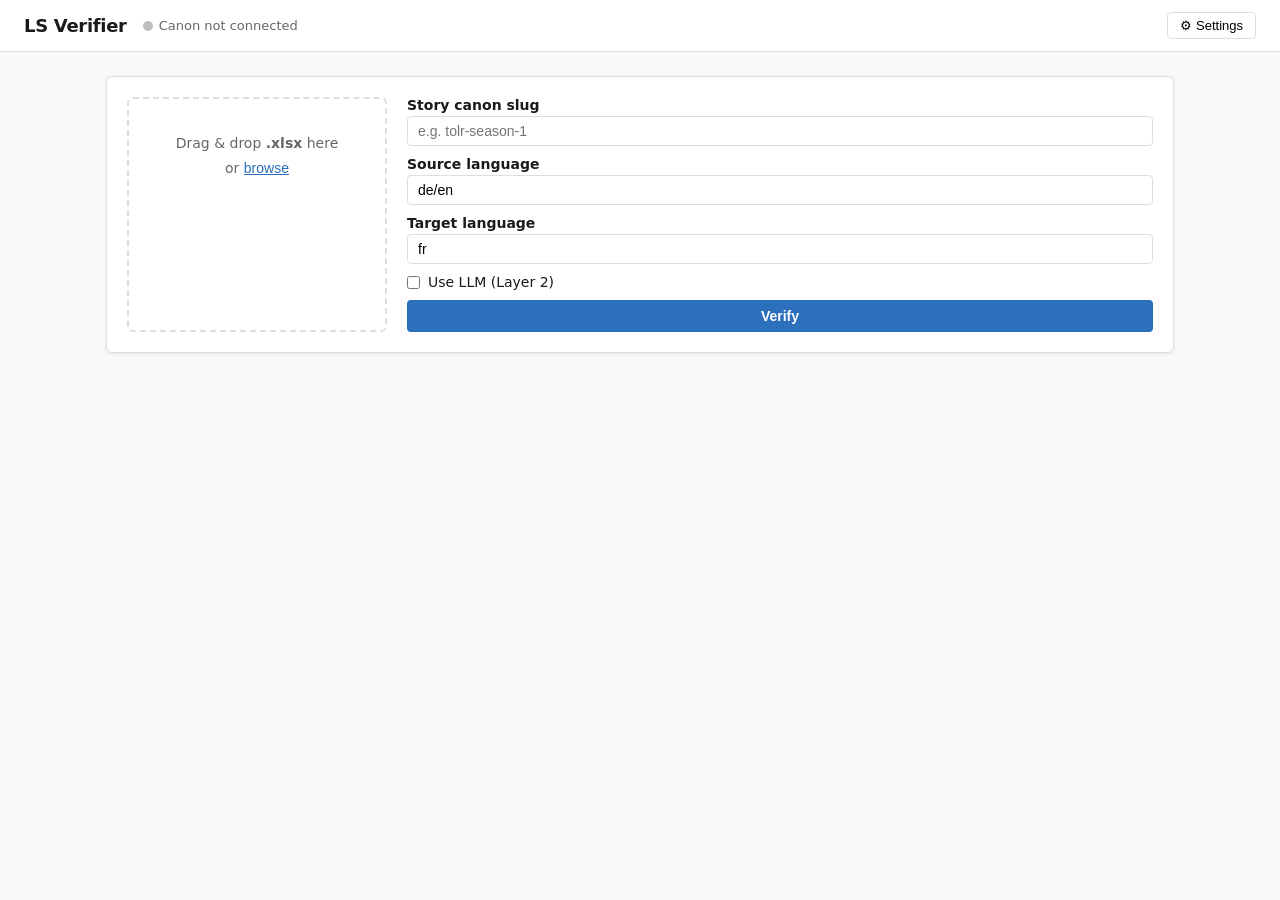
<file: frontend/index.html>
<!DOCTYPE html>
<html lang="en">
<head>
  <meta charset="UTF-8">
  <meta name="viewport" content="width=device-width, initial-scale=1.0">
  <title>LS Verifier</title>
  <link rel="stylesheet" href="style.css">
</head>
<body>
  <!-- ── Top bar ── -->
  <header>
    <div class="header-left">
      <h1>LS Verifier</h1>
      <span class="canon-status" id="canonStatus">
        <span class="dot grey"></span> Canon not connected
      </span>
    </div>
    <button class="btn-ghost" id="settingsToggle">⚙ Settings</button>
  </header>

  <!-- ── Settings panel ── -->
  <section id="settingsPanel" class="settings-panel hidden">
    <h3>Settings</h3>

    <div class="setting-group">
      <label>Backend URL</label>
      <input id="backendUrl" type="text" placeholder="http://localhost:8000"
             value="">
      <small>Leave blank to use the same host as this page.</small>
    </div>

    <div class="setting-group">
      <label>Your email (for LLM calls)</label>
      <input id="userEmail" type="email" placeholder="you@pocketfm.com">
    </div>

    <div class="setting-group">
      <label>Proxy secret</label>
      <input id="proxySecret" type="password" placeholder="PROXY_SECRET from backend deploy">
      <small>Stored only in this browser. Used for canon connect and manual canon push.</small>
    </div>

    <div class="setting-group">
      <label>Manual canon cookie paste (if bookmarklet can't read it)</label>
      <input id="manualCanon" type="text" placeholder="eyJhbGci...">
      <button class="btn-sm" id="pushCanonBtn">Push to backend</button>
      <span id="canonPushStatus"></span>
    </div>

    <div class="bookmarklet-box">
      <label>Story Canon bookmarklet</label>
      <div class="bookmarklet-actions">
        <a id="canonBookmarkletLink" class="bookmarklet-link" href="#">Connect Story Canon</a>
        <button class="btn-sm" id="copyBookmarkletBtn">Copy bookmarklet</button>
      </div>
      <textarea id="bookmarkletCode" readonly></textarea>
      <small>
        Drag the blue link to your bookmarks bar, or copy the code into a new bookmark URL.
        Then open canon.pocketfm.ai, log in, and click the bookmark.
      </small>
      <div id="bookmarkletStatus" class="mini-status"></div>
    </div>

    <button class="btn-sm" id="settingsSave">Save</button>
  </section>

  <!-- ── Verify form ── -->
  <main>
    <section class="verify-form card">
      <div class="form-row">
        <div class="dropzone" id="dropzone">
          <input type="file" id="fileInput" accept=".xlsx" hidden>
          <p>Drag &amp; drop <strong>.xlsx</strong> here<br>or <button class="btn-link" id="browseBtn">browse</button></p>
          <p id="fileName" class="file-name hidden"></p>
        </div>

        <div class="form-options">
          <div class="field">
            <label for="showSlug">Story canon slug</label>
            <input id="showSlug" type="text" placeholder="e.g. tolr-season-1">
          </div>
          <div class="field">
            <label for="srcLang">Source language</label>
            <input id="srcLang" type="text" value="de/en">
          </div>
          <div class="field">
            <label for="tgtLang">Target language</label>
            <input id="tgtLang" type="text" value="fr">
          </div>
          <label class="checkbox-label">
            <input type="checkbox" id="useLlm"> Use LLM (Layer 2)
          </label>
          <button class="btn-primary" id="verifyBtn">Verify</button>
        </div>
      </div>

      <div id="progressBar" class="progress hidden">
        <div class="progress-fill" id="progressFill"></div>
        <span id="progressLabel">Verifying…</span>
      </div>
    </section>

    <!-- ── Summary strip ── -->
    <section id="summary" class="summary-strip hidden">
      <div class="stat" id="statTotal"></div>
      <div class="stat green" id="statAuto"></div>
      <div class="stat orange" id="statReview"></div>
      <div class="canon-badge" id="canonBadge"></div>
      <div class="summary-actions">
        <button class="btn-sm" id="applyAllBtn">Apply all high-confidence</button>
        <button class="btn-sm btn-download" id="downloadAnnotated">Download annotated</button>
        <button class="btn-primary" id="finalizeBtn">Finalize &amp; download corrected</button>
      </div>
    </section>

    <!-- ── Results ── -->
    <section id="results" class="results hidden">
      <div id="groupCanonConflict" class="result-group hidden">
        <h2 class="group-title orange">⚠ Canon Conflicts</h2>
        <div class="cards" id="cardsCanonConflict"></div>
      </div>
      <div id="groupNameChanged" class="result-group hidden">
        <h2 class="group-title purple">↪ Name Changes</h2>
        <div class="cards" id="cardsNameChanged"></div>
      </div>
      <div id="groupHighConf" class="result-group hidden">
        <h2 class="group-title green">✓ High-Confidence (≥85%)</h2>
        <div class="cards" id="cardsHighConf"></div>
      </div>
      <div id="groupReview" class="result-group hidden">
        <h2 class="group-title orange">? Review Required</h2>
        <div class="cards" id="cardsReview"></div>
      </div>
      <div id="groupAlias" class="result-group hidden">
        <h2 class="group-title yellow">~ Alias / Contextual</h2>
        <div class="cards" id="cardsAlias"></div>
      </div>
    </section>

    <!-- ── Q&A ── -->
    <section id="qaSection" class="qa-section card hidden">
      <h3>Ask about the story</h3>
      <div id="qaMessages" class="qa-messages"></div>
      <div class="qa-input-row">
        <input id="qaInput" type="text" placeholder="e.g. Who is Henri's mother?">
        <button class="btn-sm" id="qaBtn">Ask</button>
      </div>
    </section>
  </main>

  <script src="app.js"></script>
</body>
</html>
</file>
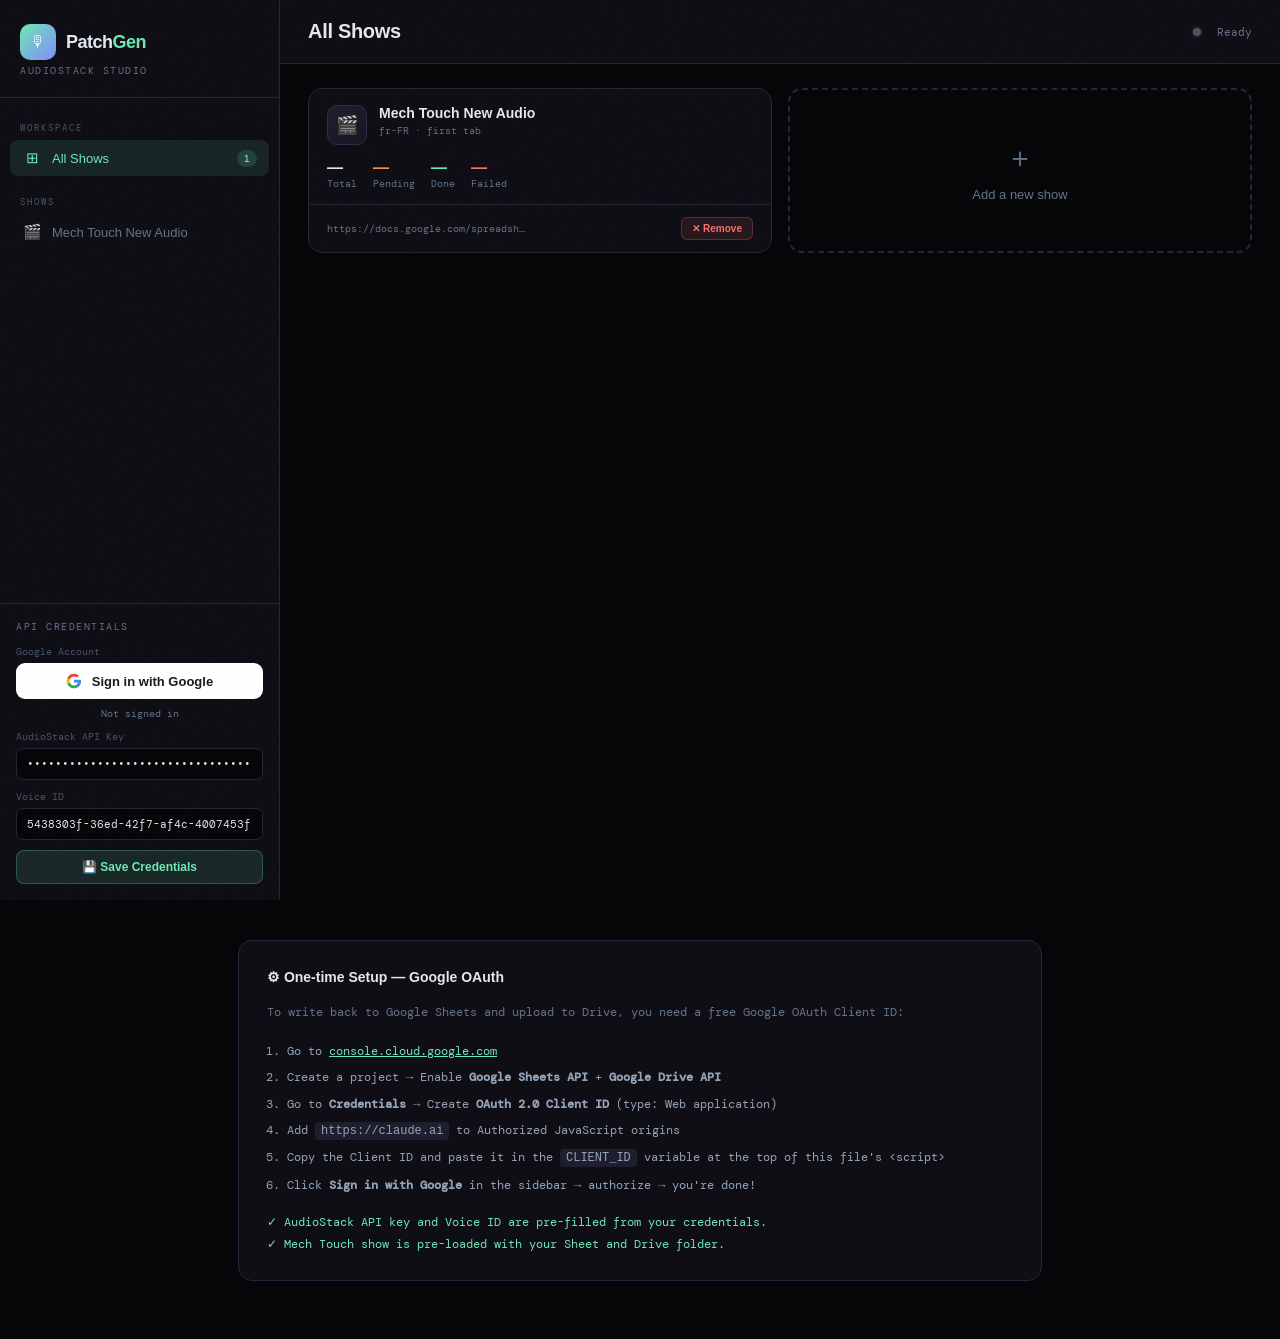
<file: patchgen (1).html>
<!DOCTYPE html>
<html lang="en">
<head>
<meta charset="UTF-8"/>
<meta name="viewport" content="width=device-width, initial-scale=1.0"/>
<title>PatchGen Studio</title>
<link href="https://fonts.googleapis.com/css2?family=DM+Mono:wght@400;500&family=Clash+Display:wght@400;600;700&family=Cabinet+Grotesk:wght@400;500;700;800&display=swap" rel="stylesheet"/>
<style>
:root {
  --bg: #060608;
  --s1: #0e0e14;
  --s2: #161622;
  --s3: #1e1e2e;
  --border: #252538;
  --border2: #2e2e48;
  --a1: #6ee7b7;
  --a2: #818cf8;
  --a3: #fb923c;
  --red: #f87171;
  --yellow: #fbbf24;
  --text: #e2e8f0;
  --muted: #64748b;
  --muted2: #475569;
  --mono: 'DM Mono', monospace;
  --head: 'Cabinet Grotesk', sans-serif;
}
* { box-sizing: border-box; margin: 0; padding: 0; }
html, body { height: 100%; }

body {
  background: var(--bg);
  color: var(--text);
  font-family: var(--head);
  overflow-x: hidden;
}

/* noise texture overlay */
body::after {
  content: '';
  position: fixed; inset: 0;
  background-image: url("data:image/svg+xml,%3Csvg viewBox='0 0 256 256' xmlns='http://www.w3.org/2000/svg'%3E%3Cfilter id='n'%3E%3CfeTurbulence type='fractalNoise' baseFrequency='0.9' numOctaves='4' stitchTiles='stitch'/%3E%3C/filter%3E%3Crect width='100%25' height='100%25' filter='url(%23n)' opacity='0.03'/%3E%3C/svg%3E");
  pointer-events: none; z-index: 9999; opacity: 0.4;
}

/* ── LAYOUT ── */
.shell { display: flex; height: 100vh; }

/* SIDEBAR */
.sidebar {
  width: 280px; flex-shrink: 0;
  background: var(--s1);
  border-right: 1px solid var(--border);
  display: flex; flex-direction: column;
  padding: 0;
  overflow-y: auto;
}

.brand {
  padding: 24px 20px 20px;
  border-bottom: 1px solid var(--border);
}
.brand-mark {
  display: flex; align-items: center; gap: 10px; margin-bottom: 4px;
}
.brand-icon {
  width: 36px; height: 36px; border-radius: 10px;
  background: linear-gradient(135deg, var(--a1), var(--a2));
  display: flex; align-items: center; justify-content: center;
  font-size: 16px; flex-shrink: 0;
}
.brand-name { font-size: 18px; font-weight: 800; letter-spacing: -0.5px; }
.brand-name em { font-style: normal; color: var(--a1); }
.brand-sub { font-family: var(--mono); font-size: 10px; color: var(--muted); letter-spacing: 1.5px; text-transform: uppercase; }

/* NAV */
.nav { padding: 12px 10px; flex: 1; }
.nav-section { font-family: var(--mono); font-size: 9px; color: var(--muted2); letter-spacing: 2px; text-transform: uppercase; padding: 12px 10px 6px; }
.nav-item {
  display: flex; align-items: center; gap: 10px;
  padding: 9px 12px; border-radius: 8px; cursor: pointer;
  font-size: 13px; font-weight: 500; color: var(--muted);
  transition: all 0.15s; margin-bottom: 2px;
}
.nav-item:hover { background: var(--s2); color: var(--text); }
.nav-item.active { background: rgba(110,231,183,0.1); color: var(--a1); }
.nav-item .icon { font-size: 15px; width: 20px; text-align: center; }
.nav-badge {
  margin-left: auto; font-family: var(--mono); font-size: 10px;
  background: var(--s3); padding: 2px 7px; border-radius: 10px;
  color: var(--muted);
}
.nav-badge.hot { background: rgba(110,231,183,0.15); color: var(--a1); }

/* SIDEBAR BOTTOM — credentials */
.creds-panel {
  border-top: 1px solid var(--border);
  padding: 16px;
}
.creds-title { font-family: var(--mono); font-size: 10px; color: var(--muted); letter-spacing: 1.5px; text-transform: uppercase; margin-bottom: 12px; }
.cred-field { margin-bottom: 10px; }
.cred-field label { font-family: var(--mono); font-size: 10px; color: var(--muted2); display: block; margin-bottom: 5px; }
.cred-field input {
  width: 100%; background: var(--bg); border: 1px solid var(--border);
  border-radius: 7px; color: var(--text); font-family: var(--mono); font-size: 11px;
  padding: 8px 10px; outline: none; transition: border 0.2s;
}
.cred-field input:focus { border-color: var(--a1); }
.cred-field input::placeholder { color: var(--muted2); }
.save-creds-btn {
  width: 100%; padding: 9px; border-radius: 8px; border: none; cursor: pointer;
  background: rgba(110,231,183,0.12); color: var(--a1);
  font-family: var(--head); font-weight: 700; font-size: 12px;
  border: 1px solid rgba(110,231,183,0.25); transition: all 0.2s;
}
.save-creds-btn:hover { background: rgba(110,231,183,0.2); }

/* MAIN */
.main { flex: 1; display: flex; flex-direction: column; overflow: hidden; }

/* TOP BAR */
.topbar {
  padding: 20px 28px;
  border-bottom: 1px solid var(--border);
  display: flex; align-items: center; gap: 16px;
  background: var(--s1);
  flex-shrink: 0;
}
.topbar-title { font-size: 20px; font-weight: 800; flex: 1; letter-spacing: -0.3px; }
.topbar-title span { color: var(--muted); font-weight: 400; font-size: 14px; margin-left: 8px; font-family: var(--mono); }

/* status dot */
.status-dot {
  width: 8px; height: 8px; border-radius: 50%;
  background: var(--muted2); transition: background 0.3s;
  box-shadow: 0 0 0 2px rgba(255,255,255,0.05);
}
.status-dot.ready { background: var(--a1); box-shadow: 0 0 8px rgba(110,231,183,0.5); }
.status-dot.working { background: var(--yellow); animation: pulse 1s infinite; }
.status-dot.error { background: var(--red); }
@keyframes pulse { 0%,100%{opacity:1} 50%{opacity:0.3} }

/* CONTENT AREA */
.content { flex: 1; overflow-y: auto; padding: 24px 28px; }

/* SHOW CARDS */
.shows-grid { display: grid; grid-template-columns: repeat(auto-fill, minmax(340px, 1fr)); gap: 16px; }

.show-card {
  background: var(--s1); border: 1px solid var(--border);
  border-radius: 14px; overflow: hidden;
  transition: border-color 0.2s, transform 0.2s;
  cursor: pointer;
}
.show-card:hover { border-color: var(--border2); transform: translateY(-2px); }
.show-card.active { border-color: rgba(110,231,183,0.4); }

.card-header {
  padding: 16px 18px 14px;
  display: flex; align-items: flex-start; gap: 12px;
}
.card-ep-icon {
  width: 40px; height: 40px; border-radius: 10px; flex-shrink: 0;
  background: linear-gradient(135deg, var(--s3), var(--s2));
  border: 1px solid var(--border2);
  display: flex; align-items: center; justify-content: center;
  font-size: 18px;
}
.card-info { flex: 1; min-width: 0; }
.card-name { font-size: 14px; font-weight: 700; white-space: nowrap; overflow: hidden; text-overflow: ellipsis; }
.card-meta { font-family: var(--mono); font-size: 10px; color: var(--muted); margin-top: 3px; }

.card-stats {
  display: flex; padding: 0 18px 14px; gap: 16px;
}
.c-stat { font-family: var(--mono); font-size: 10px; color: var(--muted); }
.c-stat strong { font-size: 16px; display: block; color: var(--text); font-family: var(--head); font-weight: 700; }
.c-stat.green strong { color: var(--a1); }
.c-stat.blue strong { color: var(--a2); }
.c-stat.orange strong { color: var(--a3); }
.c-stat.red strong { color: var(--red); }

.card-footer {
  padding: 12px 18px;
  border-top: 1px solid var(--border);
  display: flex; align-items: center; justify-content: space-between;
}
.card-url { font-family: var(--mono); font-size: 10px; color: var(--muted); white-space: nowrap; overflow: hidden; text-overflow: ellipsis; max-width: 200px; }

/* ADD SHOW */
.add-show-card {
  background: transparent;
  border: 2px dashed var(--border);
  border-radius: 14px; padding: 32px;
  display: flex; flex-direction: column; align-items: center;
  justify-content: center; gap: 10px; cursor: pointer;
  transition: all 0.2s; min-height: 160px;
}
.add-show-card:hover { border-color: var(--a1); background: rgba(110,231,183,0.03); }
.add-show-card .plus { font-size: 28px; color: var(--muted); }
.add-show-card p { font-size: 13px; color: var(--muted); }

/* MODAL */
.modal-overlay {
  position: fixed; inset: 0; background: rgba(6,6,8,0.85);
  display: flex; align-items: center; justify-content: center;
  z-index: 1000; backdrop-filter: blur(4px);
  opacity: 0; pointer-events: none; transition: opacity 0.2s;
}
.modal-overlay.show { opacity: 1; pointer-events: all; }
.modal {
  background: var(--s1); border: 1px solid var(--border2);
  border-radius: 18px; padding: 28px; width: 500px; max-width: 95vw;
  transform: translateY(20px); transition: transform 0.25s;
  max-height: 90vh; overflow-y: auto;
}
.modal-overlay.show .modal { transform: translateY(0); }
.modal-title { font-size: 20px; font-weight: 800; margin-bottom: 6px; }
.modal-sub { font-family: var(--mono); font-size: 11px; color: var(--muted); margin-bottom: 24px; }
.modal-field { margin-bottom: 16px; }
.modal-field label { display: block; font-family: var(--mono); font-size: 10px; color: var(--muted); letter-spacing: 1.5px; text-transform: uppercase; margin-bottom: 7px; }
.modal-field input, .modal-field select {
  width: 100%; background: var(--bg); border: 1px solid var(--border2);
  border-radius: 9px; color: var(--text); font-family: var(--mono); font-size: 12px;
  padding: 11px 14px; outline: none; transition: border 0.2s;
}
.modal-field input:focus, .modal-field select:focus { border-color: var(--a1); }
.modal-field select option { background: var(--s2); }
.modal-hint { font-family: var(--mono); font-size: 10px; color: var(--muted); margin-top: 5px; }
.modal-actions { display: flex; gap: 10px; margin-top: 24px; }

/* BUTTONS */
.btn {
  font-family: var(--head); font-weight: 700; font-size: 13px;
  padding: 11px 22px; border-radius: 9px; border: none;
  cursor: pointer; transition: all 0.18s; display: inline-flex; align-items: center; gap: 7px;
}
.btn-primary { background: var(--a1); color: #0a1a13; }
.btn-primary:hover { filter: brightness(1.1); transform: translateY(-1px); }
.btn-primary:disabled { opacity: 0.35; cursor: not-allowed; transform: none; filter: none; }
.btn-ghost { background: var(--s3); color: var(--text); border: 1px solid var(--border2); }
.btn-ghost:hover { border-color: var(--a1); color: var(--a1); }
.btn-danger { background: rgba(248,113,113,0.1); color: var(--red); border: 1px solid rgba(248,113,113,0.25); }
.btn-sm { padding: 7px 14px; font-size: 11px; border-radius: 7px; }
.btn-xs { padding: 5px 10px; font-size: 10px; border-radius: 6px; }
.btn-icon { padding: 8px; border-radius: 8px; }

/* PATCH RUNNER VIEW */
.runner-wrap { display: none; }
.runner-wrap.show { display: block; }
.dashboard-wrap { display: none; }
.dashboard-wrap.show { display: block; }

.runner-header {
  display: flex; align-items: center; gap: 14px; margin-bottom: 24px;
}
.back-btn {
  display: flex; align-items: center; gap: 6px; cursor: pointer;
  font-family: var(--mono); font-size: 11px; color: var(--muted);
  padding: 7px 12px; border-radius: 8px; border: 1px solid var(--border);
  background: transparent; transition: all 0.15s;
}
.back-btn:hover { color: var(--text); border-color: var(--border2); }

.runner-title { font-size: 22px; font-weight: 800; }
.runner-ep { font-family: var(--mono); font-size: 11px; color: var(--muted); margin-top: 2px; }

/* STATS ROW */
.stats-row { display: flex; gap: 12px; margin-bottom: 24px; flex-wrap: wrap; }
.stat-chip {
  background: var(--s1); border: 1px solid var(--border);
  border-radius: 10px; padding: 12px 18px;
  font-family: var(--mono); font-size: 10px; color: var(--muted);
  letter-spacing: 0.5px;
}
.stat-chip strong { font-size: 24px; display: block; font-family: var(--head); font-weight: 800; color: var(--text); margin-bottom: 2px; }
.stat-chip.c-green strong { color: var(--a1); }
.stat-chip.c-blue strong { color: var(--a2); }
.stat-chip.c-orange strong { color: var(--a3); }
.stat-chip.c-red strong { color: var(--red); }

/* CONTROL ROW */
.control-row { display: flex; gap: 10px; align-items: center; margin-bottom: 20px; flex-wrap: wrap; }

/* PROGRESS */
.prog-wrap { margin-bottom: 20px; display: none; }
.prog-wrap.show { display: flex; flex-direction: column; gap: 8px; }
.prog-top { display: flex; justify-content: space-between; align-items: center; }
.prog-label { font-family: var(--mono); font-size: 11px; color: var(--muted); }
.prog-count { font-family: var(--mono); font-size: 11px; color: var(--a1); }
.prog-bar { height: 4px; background: var(--s3); border-radius: 2px; overflow: hidden; }
.prog-fill { height: 100%; background: linear-gradient(90deg, var(--a1), var(--a2)); border-radius: 2px; transition: width 0.5s ease; }

/* LOG */
.log-panel {
  background: var(--bg); border: 1px solid var(--border);
  border-radius: 10px; padding: 12px 16px;
  font-family: var(--mono); font-size: 11px; line-height: 1.9;
  max-height: 100px; overflow-y: auto; margin-bottom: 20px;
  display: none;
}
.log-panel.show { display: block; }
.l-ok { color: var(--a1); }
.l-err { color: var(--red); }
.l-info { color: var(--muted); }
.l-warn { color: var(--yellow); }
.l-blue { color: var(--a2); }

/* TABLE */
.patch-table { width: 100%; border-collapse: collapse; }
.patch-table th {
  font-family: var(--mono); font-size: 9px; color: var(--muted2);
  text-transform: uppercase; letter-spacing: 1.5px;
  padding: 10px 14px; text-align: left;
  border-bottom: 1px solid var(--border); background: var(--s1);
  position: sticky; top: 0;
}
.patch-table td {
  padding: 13px 14px; font-size: 12px; vertical-align: middle;
  border-bottom: 1px solid rgba(255,255,255,0.03);
}
.patch-table tr:last-child td { border-bottom: none; }
.patch-table tr { transition: background 0.15s; }
.patch-table tr:hover td { background: rgba(110,231,183,0.02); }
.patch-table tr.tr-done td { background: rgba(110,231,183,0.03); }
.patch-table tr.tr-failed td { background: rgba(248,113,113,0.03); }
.patch-table tr.tr-processing td { background: rgba(129,140,248,0.05); }

.td-num { font-family: var(--mono); font-size: 10px; color: var(--muted2); width: 40px; }
.td-ep { font-family: var(--mono); font-size: 10px; color: var(--muted); max-width: 120px; overflow: hidden; text-overflow: ellipsis; white-space: nowrap; }
.td-time { font-family: var(--mono); font-size: 11px; color: var(--a2); white-space: nowrap; }
.td-line { max-width: 280px; font-size: 12px; color: var(--text); }
.td-line-inner { overflow: hidden; text-overflow: ellipsis; display: -webkit-box; -webkit-line-clamp: 2; -webkit-box-orient: vertical; }
.td-status { white-space: nowrap; }
.td-link { max-width: 200px; }
.td-link a { font-family: var(--mono); font-size: 10px; color: var(--a2); text-decoration: none; word-break: break-all; }
.td-link a:hover { text-decoration: underline; }
.err-txt { font-family: var(--mono); font-size: 10px; color: var(--red); }
.td-act { white-space: nowrap; }

/* PILLS */
.pill {
  display: inline-flex; align-items: center; gap: 5px;
  font-family: var(--mono); font-size: 10px; padding: 4px 10px;
  border-radius: 20px; white-space: nowrap;
}
.pill-pending { background: rgba(100,116,139,0.15); color: var(--muted); border: 1px solid var(--border); }
.pill-queued { background: rgba(251,191,36,0.1); color: var(--yellow); border: 1px solid rgba(251,191,36,0.25); }
.pill-running { background: rgba(129,140,248,0.12); color: var(--a2); border: 1px solid rgba(129,140,248,0.3); }
.pill-done { background: rgba(110,231,183,0.1); color: var(--a1); border: 1px solid rgba(110,231,183,0.25); }
.pill-failed { background: rgba(248,113,113,0.1); color: var(--red); border: 1px solid rgba(248,113,113,0.25); }
.pill-skipped { background: rgba(100,116,139,0.08); color: var(--muted2); border: 1px solid var(--border); }
.dot { width: 5px; height: 5px; border-radius: 50%; background: currentColor; }
.dot.blink { animation: pulse 1s infinite; }

/* CHECKBOX */
.cb { width: 15px; height: 15px; cursor: pointer; accent-color: var(--a1); }

/* TABLE WRAPPER */
.table-box {
  background: var(--s1); border: 1px solid var(--border);
  border-radius: 14px; overflow: hidden;
}

/* scrollbar */
::-webkit-scrollbar { width: 5px; height: 5px; }
::-webkit-scrollbar-track { background: transparent; }
::-webkit-scrollbar-thumb { background: var(--border2); border-radius: 3px; }
::-webkit-scrollbar-thumb:hover { background: var(--a1); }

/* AUTH WARNING */
.auth-warn {
  background: rgba(251,191,36,0.06); border: 1px solid rgba(251,191,36,0.2);
  border-radius: 10px; padding: 14px 18px; margin-bottom: 20px;
  font-family: var(--mono); font-size: 11px; color: var(--yellow);
  display: flex; gap: 10px; align-items: flex-start;
}

/* EMPTY */
.empty-state { text-align: center; padding: 80px 40px; }
.empty-state .big { font-size: 48px; margin-bottom: 12px; }
.empty-state p { font-family: var(--mono); font-size: 12px; color: var(--muted); }

/* FILTER TABS */
.filter-tabs { display: flex; gap: 6px; }
.ftab {
  font-family: var(--mono); font-size: 10px; padding: 6px 12px;
  border-radius: 20px; border: 1px solid var(--border);
  background: transparent; color: var(--muted); cursor: pointer; transition: all 0.15s;
}
.ftab:hover { border-color: var(--border2); color: var(--text); }
.ftab.active { background: rgba(110,231,183,0.1); color: var(--a1); border-color: rgba(110,231,183,0.3); }

/* TOAST */
.toast-wrap { position: fixed; bottom: 24px; right: 24px; z-index: 9000; display: flex; flex-direction: column; gap: 8px; }
.toast {
  background: var(--s2); border: 1px solid var(--border2);
  border-radius: 10px; padding: 12px 18px;
  font-family: var(--mono); font-size: 12px; color: var(--text);
  box-shadow: 0 8px 32px rgba(0,0,0,0.4);
  animation: toastIn 0.3s ease; display: flex; align-items: center; gap: 8px;
  max-width: 360px;
}
@keyframes toastIn { from { opacity:0; transform:translateY(10px); } to { opacity:1; transform:translateY(0); } }
.toast.ok { border-color: rgba(110,231,183,0.35); }
.toast.err { border-color: rgba(248,113,113,0.35); }
.toast.warn { border-color: rgba(251,191,36,0.35); }

/* GOOGLE SIGN-IN */
.gauth-btn {
  display: flex; align-items: center; gap: 10px;
  background: #fff; color: #1a1a1a;
  font-family: var(--head); font-weight: 700; font-size: 13px;
  padding: 10px 18px; border-radius: 9px; border: none;
  cursor: pointer; transition: all 0.2s; width: 100%;
  justify-content: center;
}
.gauth-btn:hover { background: #f0f0f0; }
.gauth-status { font-family: var(--mono); font-size: 10px; color: var(--muted); margin-top: 8px; text-align: center; }
.gauth-status.authed { color: var(--a1); }

/* STOP BTN */
.btn-stop { background: rgba(248,113,113,0.12); color: var(--red); border: 1px solid rgba(248,113,113,0.3); }
.btn-stop:hover { background: rgba(248,113,113,0.2); }
</style>
</head>
<body>

<!-- TOAST CONTAINER -->
<div class="toast-wrap" id="toastWrap"></div>

<!-- ADD SHOW MODAL -->
<div class="modal-overlay" id="addModal">
  <div class="modal">
    <div class="modal-title">Add Show</div>
    <div class="modal-sub">Enter your Google Sheet & Drive details for this show</div>

    <div class="modal-field">
      <label>Show Name</label>
      <input id="m_name" placeholder="e.g. Mech Touch Season 2" />
    </div>
    <div class="modal-field">
      <label>Google Sheet URL</label>
      <input id="m_sheet" placeholder="https://docs.google.com/spreadsheets/d/..." />
      <div class="modal-hint">Paste the full URL of your Google Sheet</div>
    </div>
    <div class="modal-field">
      <label>Sheet / Tab Name (optional)</label>
      <input id="m_tab" placeholder="Sheet1 — leave blank for first tab" />
    </div>
    <div class="modal-field">
      <label>Google Drive Folder URL or ID</label>
      <input id="m_drive" placeholder="https://drive.google.com/drive/folders/..." />
      <div class="modal-hint">Audio patches will be uploaded to this folder</div>
    </div>
    <div class="modal-field">
      <label>Language</label>
      <select id="m_lang">
        <option value="fr-FR">French (fr-FR)</option>
        <option value="en-US">English US (en-US)</option>
        <option value="en-GB">English UK (en-GB)</option>
        <option value="es-ES">Spanish (es-ES)</option>
        <option value="de-DE">German (de-DE)</option>
        <option value="it-IT">Italian (it-IT)</option>
        <option value="pt-BR">Portuguese BR (pt-BR)</option>
      </select>
    </div>

    <div class="modal-actions">
      <button class="btn btn-primary" onclick="addShow()">Add Show</button>
      <button class="btn btn-ghost" onclick="closeModal('addModal')">Cancel</button>
    </div>
  </div>
</div>

<!-- SHELL -->
<div class="shell">

  <!-- SIDEBAR -->
  <aside class="sidebar">
    <div class="brand">
      <div class="brand-mark">
        <div class="brand-icon">🎙</div>
        <div class="brand-name">Patch<em>Gen</em></div>
      </div>
      <div class="brand-sub">AudioStack Studio</div>
    </div>

    <nav class="nav">
      <div class="nav-section">Workspace</div>
      <div class="nav-item active" onclick="showView('dashboard')" id="nav-dashboard">
        <span class="icon">⊞</span> All Shows
        <span class="nav-badge hot" id="nb-shows">0</span>
      </div>

      <div class="nav-section" style="margin-top:8px;">Shows</div>
      <div id="sidebarShows"></div>
    </nav>

    <!-- CREDENTIALS -->
    <div class="creds-panel">
      <div class="creds-title">API Credentials</div>

      <!-- Google Auth -->
      <div class="cred-field">
        <label>Google Account</label>
        <button class="gauth-btn" onclick="signInGoogle()" id="gauthBtn">
          <svg width="16" height="16" viewBox="0 0 24 24"><path fill="#4285F4" d="M22.56 12.25c0-.78-.07-1.53-.2-2.25H12v4.26h5.92c-.26 1.37-1.04 2.53-2.21 3.31v2.77h3.57c2.08-1.92 3.28-4.74 3.28-8.09z"/><path fill="#34A853" d="M12 23c2.97 0 5.46-.98 7.28-2.66l-3.57-2.77c-.98.66-2.23 1.06-3.71 1.06-2.86 0-5.29-1.93-6.16-4.53H2.18v2.84C3.99 20.53 7.7 23 12 23z"/><path fill="#FBBC05" d="M5.84 14.09c-.22-.66-.35-1.36-.35-2.09s.13-1.43.35-2.09V7.07H2.18C1.43 8.55 1 10.22 1 12s.43 3.45 1.18 4.93l2.85-2.22.81-.62z"/><path fill="#EA4335" d="M12 5.38c1.62 0 3.06.56 4.21 1.64l3.15-3.15C17.45 2.09 14.97 1 12 1 7.7 1 3.99 3.47 2.18 7.07l3.66 2.84c.87-2.6 3.3-4.53 6.16-4.53z"/></svg>
          Sign in with Google
        </button>
        <div class="gauth-status" id="gauthStatus">Not signed in</div>
      </div>

      <div class="cred-field">
        <label>AudioStack API Key</label>
        <input type="password" id="as_key" placeholder="a8b654d7-..." value="a8b654d7-aeed-40dc-8e3b-4f6181c26cb6"/>
      </div>
      <div class="cred-field">
        <label>Voice ID</label>
        <input type="text" id="as_voice" placeholder="5438303f-..." value="5438303f-36ed-42f7-af4c-4007453faf26"/>
      </div>
      <button class="save-creds-btn" onclick="saveCreds()">💾 Save Credentials</button>
    </div>
  </aside>

  <!-- MAIN -->
  <main class="main">
    <div class="topbar">
      <div class="topbar-title" id="topTitle">All Shows <span id="topSub"></span></div>
      <div class="status-dot" id="statusDot"></div>
      <span id="statusText" style="font-family:var(--mono);font-size:11px;color:var(--muted);">Ready</span>
    </div>

    <div class="content" id="mainContent">

      <!-- DASHBOARD VIEW -->
      <div class="dashboard-wrap show" id="dashboardView">
        <div class="shows-grid" id="showsGrid">
          <div class="add-show-card" onclick="openModal('addModal')">
            <div class="plus">＋</div>
            <p>Add a new show</p>
          </div>
        </div>
      </div>

      <!-- RUNNER VIEW -->
      <div class="runner-wrap" id="runnerView">
        <div class="runner-header">
          <button class="back-btn" onclick="showView('dashboard')">← Back</button>
          <div>
            <div class="runner-title" id="rTitle">Loading...</div>
            <div class="runner-ep" id="rMeta"></div>
          </div>
        </div>

        <div id="authWarn" class="auth-warn" style="display:none;">
          ⚠️ &nbsp;Google account not authenticated. Sign in via the sidebar to read/write your Sheet and upload to Drive.
        </div>

        <div class="stats-row" id="statsRow"></div>

        <div class="control-row">
          <button class="btn btn-primary" id="runAllBtn" onclick="runPatches()">▶ Generate All Patches</button>
          <button class="btn btn-ghost" id="stopBtn" onclick="stopRun()" style="display:none;">■ Stop</button>
          <button class="btn btn-ghost" onclick="loadSheet()">↻ Refresh Sheet</button>
          <div class="filter-tabs" id="filterTabs">
            <button class="ftab active" onclick="setFilter('all',this)">All</button>
            <button class="ftab" onclick="setFilter('pending',this)">Pending</button>
            <button class="ftab" onclick="setFilter('done',this)">Done</button>
            <button class="ftab" onclick="setFilter('failed',this)">Failed</button>
          </div>
        </div>

        <div class="prog-wrap" id="progWrap">
          <div class="prog-top">
            <span class="prog-label" id="progLabel">Generating...</span>
            <span class="prog-count" id="progCount">0 / 0</span>
          </div>
          <div class="prog-bar"><div class="prog-fill" id="progFill" style="width:0%"></div></div>
        </div>

        <div class="log-panel" id="logPanel"></div>

        <div class="table-box">
          <table class="patch-table">
            <thead>
              <tr>
                <th style="width:40px;"><input type="checkbox" class="cb" id="cbAll" onchange="toggleAll(this)"/></th>
                <th>#</th>
                <th>Episode</th>
                <th>Time</th>
                <th>Script Line</th>
                <th>Status</th>
                <th>Patch Link</th>
                <th>Actions</th>
              </tr>
            </thead>
            <tbody id="patchTbody"></tbody>
          </table>
          <div class="empty-state" id="emptyState" style="display:none;">
            <div class="big">🎙</div>
            <p>No rows found. Load a sheet or adjust filters.</p>
          </div>
        </div>
      </div>

    </div>
  </main>
</div>

<!-- Google API -->
<script src="https://apis.google.com/js/api.js"></script>
<script src="https://accounts.google.com/gsi/client"></script>

<script>
// ═══════════════════════════════════════════════════════════
//  STATE
// ═══════════════════════════════════════════════════════════
const CLIENT_ID = '835222673791-a3bihdnmkeu31lva5oi4b4ung4rscuv2.apps.googleusercontent.com';
const SCOPES = 'https://www.googleapis.com/auth/spreadsheets https://www.googleapis.com/auth/drive';

let tokenClient = null;
let accessToken = null;
let shows = JSON.parse(localStorage.getItem('pg_shows') || '[]');
let activeShow = null;
let rows = [];
let activeFilter = 'all';
let running = false;
let stopFlag = false;

// ═══════════════════════════════════════════════════════════
//  CREDENTIALS
// ═══════════════════════════════════════════════════════════
function saveCreds() {
  localStorage.setItem('pg_as_key', document.getElementById('as_key').value.trim());
  localStorage.setItem('pg_as_voice', document.getElementById('as_voice').value.trim());
  toast('Credentials saved', 'ok');
}

function loadCreds() {
  const k = localStorage.getItem('pg_as_key');
  const v = localStorage.getItem('pg_as_voice');
  if (k) document.getElementById('as_key').value = k;
  if (v) document.getElementById('as_voice').value = v;
}

function getCreds() {
  return {
    asKey: document.getElementById('as_key').value.trim(),
    asVoice: document.getElementById('as_voice').value.trim(),
  };
}

// ═══════════════════════════════════════════════════════════
//  GOOGLE AUTH (OAuth via GIS)
// ═══════════════════════════════════════════════════════════
function initGoogle() {
  if (!CLIENT_ID) {
    document.getElementById('gauthStatus').textContent = '⚠ Add your OAuth Client ID in the code';
    return;
  }
  tokenClient = google.accounts.oauth2.initTokenClient({
    client_id: CLIENT_ID,
    scope: SCOPES,
    callback: (resp) => {
      if (resp.error) { toast('Google auth failed: ' + resp.error, 'err'); return; }
      accessToken = resp.access_token;
      document.getElementById('gauthBtn').textContent = '✓ Signed in';
      document.getElementById('gauthBtn').style.background = '#d1fae5';
      document.getElementById('gauthStatus').textContent = 'Authenticated ✓';
      document.getElementById('gauthStatus').className = 'gauth-status authed';
      document.getElementById('statusDot').className = 'status-dot ready';
      toast('Google account connected!', 'ok');
    }
  });
}

function signInGoogle() {
  if (!CLIENT_ID) {
    toast('OAuth Client ID not configured. See setup instructions below the tool.', 'warn');
    return;
  }
  if (tokenClient) tokenClient.requestAccessToken({ prompt: '' });
}

// ═══════════════════════════════════════════════════════════
//  SHOWS MANAGEMENT
// ═══════════════════════════════════════════════════════════
function extractSheetId(url) {
  const m = url.match(/\/spreadsheets\/d\/([a-zA-Z0-9_-]+)/);
  return m ? m[1] : url;
}
function extractFolderId(url) {
  const m = url.match(/\/folders\/([a-zA-Z0-9_-]+)/);
  return m ? m[1] : url;
}

function addShow() {
  const name = document.getElementById('m_name').value.trim();
  const sheetUrl = document.getElementById('m_sheet').value.trim();
  const tab = document.getElementById('m_tab').value.trim();
  const driveUrl = document.getElementById('m_drive').value.trim();
  const lang = document.getElementById('m_lang').value;

  if (!name || !sheetUrl || !driveUrl) { toast('Fill in all required fields', 'warn'); return; }

  const show = {
    id: Date.now(),
    name,
    sheetId: extractSheetId(sheetUrl),
    sheetUrl,
    tab: tab || null,
    folderId: extractFolderId(driveUrl),
    driveUrl,
    lang,
    stats: { total: 0, pending: 0, done: 0, failed: 0 }
  };

  shows.push(show);
  saveShows();
  renderDashboard();
  closeModal('addModal');
  toast(`"${name}" added`, 'ok');
}

function saveShows() { localStorage.setItem('pg_shows', JSON.stringify(shows)); }

function deleteShow(id) {
  shows = shows.filter(s => s.id !== id);
  saveShows();
  renderDashboard();
  toast('Show removed', 'ok');
}

// ═══════════════════════════════════════════════════════════
//  RENDER DASHBOARD
// ═══════════════════════════════════════════════════════════
function renderDashboard() {
  const grid = document.getElementById('showsGrid');
  document.getElementById('nb-shows').textContent = shows.length;

  // Sidebar show list
  const sb = document.getElementById('sidebarShows');
  sb.innerHTML = shows.map(s => `
    <div class="nav-item" onclick="openShow(${s.id})" id="sbnav-${s.id}" style="cursor:pointer;">
      <span class="icon">🎬</span>
      <span style="overflow:hidden;text-overflow:ellipsis;white-space:nowrap;flex:1">${s.name}</span>
    </div>
  `).join('');

  // Cards
  let cardsHtml = shows.map(s => `
    <div class="show-card" id="card-${s.id}" onclick="openShow(${s.id})" style="cursor:pointer;">
      <div class="card-header">
        <div class="card-ep-icon">🎬</div>
        <div class="card-info">
          <div class="card-name">${s.name}</div>
          <div class="card-meta">${s.lang} · ${s.tab || 'first tab'}</div>
        </div>
      </div>
      <div class="card-stats">
        <div class="c-stat"><strong>${s.stats.total||'—'}</strong>Total</div>
        <div class="c-stat orange"><strong>${s.stats.pending||'—'}</strong>Pending</div>
        <div class="c-stat green"><strong>${s.stats.done||'—'}</strong>Done</div>
        <div class="c-stat red"><strong>${s.stats.failed||'—'}</strong>Failed</div>
      </div>
      <div class="card-footer">
        <span class="card-url">${s.sheetUrl}</span>
        <button class="btn btn-danger btn-xs" onclick="event.stopPropagation();deleteShow(${s.id})">✕ Remove</button>
      </div>
    </div>
  `).join('');

  cardsHtml += `<div class="add-show-card" onclick="openModal('addModal')"><div class="plus">＋</div><p>Add a new show</p></div>`;
  grid.innerHTML = cardsHtml;
}

// ═══════════════════════════════════════════════════════════
//  VIEWS
// ═══════════════════════════════════════════════════════════
function showView(v) {
  document.getElementById('dashboardView').classList.toggle('show', v === 'dashboard');
  document.getElementById('runnerView').classList.toggle('show', v === 'runner');
  if (v === 'dashboard') {
    document.getElementById('topTitle').innerHTML = 'All Shows';
    document.getElementById('topSub').textContent = '';
  }
}

async function openShow(id) {
  id = Number(id);
  activeShow = shows.find(s => Number(s.id) === id);
  if (!activeShow) return;
  document.getElementById('rTitle').textContent = activeShow.name;
  document.getElementById('rMeta').textContent = `${activeShow.sheetUrl}`;
  document.getElementById('topTitle').innerHTML = activeShow.name;
  document.getElementById('topSub').textContent = `· ${activeShow.lang}`;
  showView('runner');
  document.getElementById('authWarn').style.display = accessToken ? 'none' : 'flex';
  await loadSheet();
}

// ═══════════════════════════════════════════════════════════
//  SHEET READING (Google Sheets API)
// ═══════════════════════════════════════════════════════════
async function loadSheet() {
  if (!activeShow) return;
  setStatus('working', 'Loading sheet...');
  log('info', `Loading sheet: ${activeShow.sheetId}`);

  try {
    let range = activeShow.tab ? `${activeShow.tab}` : 'A:Z';
    let url = `https://sheets.googleapis.com/v4/spreadsheets/${activeShow.sheetId}/values/${encodeURIComponent(range)}`;
    if (accessToken) url += `?access_token=${accessToken}`;

    const resp = await fetch(url, accessToken ? {} : {});

    if (!resp.ok) {
      // Try public CSV export as fallback (for public sheets)
      const csvUrl = `https://docs.google.com/spreadsheets/d/${activeShow.sheetId}/export?format=csv&id=${activeShow.sheetId}`;
      const r2 = await fetch(csvUrl);
      if (!r2.ok) throw new Error('Cannot access sheet. Make sure you are signed in or sheet is public.');
      const csv = await r2.text();
      parseSheetCSV(csv);
    } else {
      const data = await resp.json();
      parseSheetValues(data.values || []);
    }

    setStatus('ready', 'Sheet loaded');
  } catch(e) {
    setStatus('error', 'Load failed');
    log('err', e.message);
    toast('Sheet load failed: ' + e.message, 'err');
  }
}

function parseSheetValues(values) {
  if (!values.length) return;
  const headers = values[0].map(h => h.trim());
  const data = [];
  for (let i = 1; i < values.length; i++) {
    const obj = {};
    headers.forEach((h, j) => obj[h] = (values[i][j] || '').trim());
    obj._rowIndex = i + 1; // 1-based sheet row
    data.push(obj);
  }
  processSheetData(data, headers);
}

function parseSheetCSV(csv) {
  const lines = csv.split(/\r?\n/).filter(l => l.trim());
  const headers = parseCSVLine(lines[0]);
  const data = [];
  for (let i = 1; i < lines.length; i++) {
    const vals = parseCSVLine(lines[i]);
    const obj = {};
    headers.forEach((h, j) => obj[h] = (vals[j] || '').trim());
    obj._rowIndex = i + 1;
    data.push(obj);
  }
  processSheetData(data, headers);
}

function parseCSVLine(line) {
  const r = []; let cur = '', inQ = false;
  for (let i = 0; i < line.length; i++) {
    const c = line[i];
    if (c === '"') { inQ = !inQ; }
    else if (c === ',' && !inQ) { r.push(cur.trim()); cur = ''; }
    else cur += c;
  }
  r.push(cur.trim()); return r;
}

function processSheetData(data, headers) {
  rows = data.map((d, i) => {
    const patchLink = d['Patch Link'] || d['patch_link'] || '';
    const errorVal = d['Error Validation'] || d['error_validation'] || '';
    const remarks = d['remarks'] || d['Remarks'] || '';

    // Trigger: Patch Link column is blank
    const needsPatch = patchLink.trim() === '';

    return {
      id: i,
      rowIndex: d._rowIndex,
      episode: d['episode_title'] || d['Episode'] || '',
      time: d['time'] || d['Time'] || '',
      remarks,
      errorValidation: errorVal,
      patchLink,
      scriptLine: extractScriptLine(remarks),
      needsPatch,
      status: needsPatch ? 'pending' : 'skipped',
      driveLink: '',
      error: '',
      selected: needsPatch,
      raw: d,
    };
  }).filter(r => r.remarks); // skip empty rows

  updateStats();
  renderTable();
  log('ok', `Loaded ${rows.length} rows, ${rows.filter(r=>r.needsPatch).length} need patches`);
}

// ═══════════════════════════════════════════════════════════
//  EXTRACT SCRIPT LINE
// ═══════════════════════════════════════════════════════════
function extractScriptLine(remarks) {
  if (!remarks) return '';
  // Pattern: "Word -"word"\nLine from script -"SENTENCE""
  const lfMatch = remarks.match(/[Ll]ine\s+from\s+script\s*[-–:]\s*["""«]?(.+?)["""»]?\s*$/s);
  if (lfMatch) return lfMatch[1].trim().replace(/^["«]|["»]$/g, '');

  // Pattern: sentence before " - " explanation
  const dashIdx = remarks.indexOf(' - ');
  if (dashIdx > 10) return remarks.substring(0, dashIdx).trim().replace(/^["«]|["»]$/g, '');

  return remarks.substring(0, 200).trim();
}

// ═══════════════════════════════════════════════════════════
//  AUDIOSTACK API
// ═══════════════════════════════════════════════════════════
async function generateTTS(text, lang, apiKey, voiceId) {
  const AS_BASE = 'https://v2.api.audio';
  const headers = { 'x-api-key': apiKey, 'Content-Type': 'application/json' };

  // 1. Create script
  const scriptResp = await fetch(`${AS_BASE}/content/script`, {
    method: 'POST', headers,
    body: JSON.stringify({ scriptText: text, projectName: 'PatchGen' })
  });
  if (!scriptResp.ok) throw new Error(`Script creation failed: ${scriptResp.status} ${await scriptResp.text()}`);
  const scriptData = await scriptResp.json();
  const scriptId = scriptData.scriptId;

  // 2. TTS
  const ttsResp = await fetch(`${AS_BASE}/speech/tts`, {
    method: 'POST', headers,
    body: JSON.stringify({ scriptId, voice: voiceId, sync: true })
  });
  if (!ttsResp.ok) throw new Error(`TTS failed: ${ttsResp.status} ${await ttsResp.text()}`);
  const ttsData = await ttsResp.json();

  // Get audio URL
  const speechId = ttsData.speechId;
  let audioUrl = ttsData.url || ttsData.audioUrl;

  // If no direct URL, poll or fetch speech
  if (!audioUrl && speechId) {
    for (let i = 0; i < 20; i++) {
      await sleep(2000);
      const pollResp = await fetch(`${AS_BASE}/speech/tts/${speechId}`, { headers });
      if (pollResp.ok) {
        const p = await pollResp.json();
        audioUrl = p.url || p.audioUrl;
        if (audioUrl) break;
      }
    }
  }

  if (!audioUrl) throw new Error('No audio URL returned from AudioStack');
  return { audioUrl, scriptId, speechId };
}

async function downloadAudio(audioUrl) {
  const resp = await fetch(audioUrl);
  if (!resp.ok) throw new Error('Failed to download audio: ' + resp.status);
  return await resp.blob();
}

// ═══════════════════════════════════════════════════════════
//  GOOGLE DRIVE UPLOAD
// ═══════════════════════════════════════════════════════════
async function uploadToDrive(blob, filename, folderId) {
  if (!accessToken) throw new Error('Not signed in to Google. Please sign in via the sidebar.');

  const metadata = {
    name: filename,
    parents: [folderId],
    mimeType: 'audio/mpeg'
  };

  const form = new FormData();
  form.append('metadata', new Blob([JSON.stringify(metadata)], { type: 'application/json' }));
  form.append('file', blob, filename);

  const resp = await fetch('https://www.googleapis.com/upload/drive/v3/files?uploadType=multipart&fields=id,name,webViewLink,webContentLink', {
    method: 'POST',
    headers: { 'Authorization': 'Bearer ' + accessToken },
    body: form
  });

  if (!resp.ok) throw new Error(`Drive upload failed: ${resp.status} ${await resp.text()}`);
  const data = await resp.json();

  // Make it shareable
  await fetch(`https://www.googleapis.com/drive/v3/files/${data.id}/permissions`, {
    method: 'POST',
    headers: { 'Authorization': 'Bearer ' + accessToken, 'Content-Type': 'application/json' },
    body: JSON.stringify({ role: 'reader', type: 'anyone' })
  });

  return {
    fileId: data.id,
    shareLink: `https://drive.google.com/file/d/${data.id}/view?usp=sharing`
  };
}

// ═══════════════════════════════════════════════════════════
//  GOOGLE SHEETS WRITE BACK
// ═══════════════════════════════════════════════════════════
async function writePatchLink(rowIndex, link, colLetter) {
  if (!accessToken) throw new Error('Not signed in to Google');

  const range = `${colLetter}${rowIndex}`;
  const sheetRange = activeShow.tab ? `${activeShow.tab}!${range}` : range;

  const resp = await fetch(`https://sheets.googleapis.com/v4/spreadsheets/${activeShow.sheetId}/values/${encodeURIComponent(sheetRange)}?valueInputOption=USER_ENTERED&access_token=${accessToken}`, {
    method: 'PUT',
    headers: { 'Content-Type': 'application/json' },
    body: JSON.stringify({ values: [[link]] })
  });

  if (!resp.ok) throw new Error(`Sheet write failed: ${resp.status}`);
  return true;
}

// Find the "Patch Link" column letter in the sheet
let patchLinkCol = 'H'; // default based on your sheet
async function detectPatchLinkColumn() {
  // Already know from your sheet it's column H (index 7)
  patchLinkCol = 'H';
}

// ═══════════════════════════════════════════════════════════
//  MAIN RUNNER
// ═══════════════════════════════════════════════════════════
async function runPatches() {
  if (running) return;
  const { asKey, asVoice } = getCreds();
  if (!asKey) { toast('Add your AudioStack API key', 'warn'); return; }

  const targets = rows.filter(r => r.selected && r.status === 'pending');
  if (!targets.length) { toast('No pending rows selected', 'warn'); return; }
  if (!accessToken) { toast('Please sign in with Google first', 'warn'); return; }

  await detectPatchLinkColumn();

  running = true; stopFlag = false;
  document.getElementById('runAllBtn').disabled = true;
  document.getElementById('stopBtn').style.display = 'inline-flex';
  showProg(true);
  showLog(true);

  let done = 0, failed = 0;
  const total = targets.length;

  for (const row of targets) {
    if (stopFlag) { log('warn', 'Stopped by user'); break; }

    setRowStatus(row.id, 'running');
    updateProg(done, total, `Processing row ${row.rowIndex}: ${row.scriptLine.substring(0,40)}...`);
    log('blue', `▶ [Row ${row.rowIndex}] ${row.scriptLine.substring(0,60)}`);

    try {
      // 1. Generate TTS
      log('info', `  → Generating audio via AudioStack...`);
      const { audioUrl } = await generateTTS(row.scriptLine, activeShow.lang, asKey, asVoice);
      log('info', `  → Audio ready: ${audioUrl.substring(0,60)}...`);

      // 2. Download blob
      const blob = await downloadAudio(audioUrl);

      // 3. Upload to Drive
      const safeName = `patch_${activeShow.name.replace(/[^a-z0-9]/gi,'_')}_row${row.rowIndex}_${Date.now()}.mp3`;
      log('info', `  → Uploading to Google Drive...`);
      const { shareLink } = await uploadToDrive(blob, safeName, activeShow.folderId);
      log('ok', `  → Uploaded: ${shareLink}`);

      // 4. Write back to sheet
      log('info', `  → Writing link to sheet row ${row.rowIndex}...`);
      await writePatchLink(row.rowIndex, shareLink, patchLinkCol);
      log('ok', `  ✓ Row ${row.rowIndex} complete`);

      // Update state
      row.driveLink = shareLink;
      row.patchLink = shareLink;
      row.status = 'done';
      row.needsPatch = false;
      done++;

    } catch(e) {
      row.status = 'failed';
      row.error = e.message;
      failed++;
      log('err', `  ✗ Row ${row.rowIndex} failed: ${e.message}`);
      toast(`Row ${row.rowIndex} failed`, 'err');
    }

    setRowStatus(row.id, row.status, row.driveLink, row.error);
    updateStats();
    updateProg(done, total);
  }

  running = false;
  document.getElementById('runAllBtn').disabled = false;
  document.getElementById('stopBtn').style.display = 'none';
  setStatus('ready', `Done — ${done} patched, ${failed} failed`);
  log('ok', `━━ Finished: ${done} patched · ${failed} failed ━━`);
  toast(`${done} patches generated!`, 'ok');
  updateStats();

  // Update show stats
  activeShow.stats = {
    total: rows.length,
    pending: rows.filter(r=>r.status==='pending').length,
    done: rows.filter(r=>r.status==='done').length,
    failed: rows.filter(r=>r.status==='failed').length,
  };
  saveShows();
}

function stopRun() { stopFlag = true; }

// ═══════════════════════════════════════════════════════════
//  TABLE RENDER
// ═══════════════════════════════════════════════════════════
function renderTable() {
  const tbody = document.getElementById('patchTbody');
  const filtered = rows.filter(r => {
    if (activeFilter === 'pending') return r.status === 'pending';
    if (activeFilter === 'done') return r.status === 'done';
    if (activeFilter === 'failed') return r.status === 'failed';
    return true;
  });

  document.getElementById('emptyState').style.display = filtered.length ? 'none' : 'block';

  tbody.innerHTML = filtered.map(r => `
    <tr class="tr-${r.status}" id="tr-${r.id}">
      <td><input type="checkbox" class="cb" ${r.selected?'checked':''} ${r.status==='done'||r.status==='skipped'?'disabled':''} onchange="toggleRow(${r.id},this.checked)"/></td>
      <td class="td-num">${r.rowIndex}</td>
      <td class="td-ep" title="${r.episode}">${r.episode}</td>
      <td class="td-time">${r.time}</td>
      <td class="td-line"><div class="td-line-inner" title="${escHtml(r.scriptLine)}">${escHtml(r.scriptLine)}</div></td>
      <td class="td-status">${pillHtml(r)}</td>
      <td class="td-link">${linkHtml(r)}</td>
      <td class="td-act">
        ${r.status === 'pending' || r.status === 'failed' ? `<button class="btn btn-ghost btn-xs" onclick="runSingle(${r.id})">▶</button>` : ''}
        ${r.status === 'done' ? `<button class="btn btn-ghost btn-xs" onclick="runSingle(${r.id})">↺</button>` : ''}
      </td>
    </tr>
  `).join('');
}

function pillHtml(r) {
  const map = {
    pending: `<span class="pill pill-pending"><span class="dot"></span>Pending</span>`,
    running: `<span class="pill pill-running"><span class="dot blink"></span>Generating</span>`,
    done: `<span class="pill pill-done"><span class="dot"></span>Done</span>`,
    failed: `<span class="pill pill-failed"><span class="dot"></span>Failed</span>`,
    skipped: `<span class="pill pill-skipped">Has Link</span>`,
    queued: `<span class="pill pill-queued"><span class="dot blink"></span>Queued</span>`,
  };
  return map[r.status] || `<span class="pill pill-pending">${r.status}</span>`;
}

function linkHtml(r) {
  if (r.driveLink) return `<a href="${r.driveLink}" target="_blank">🔗 Drive Link</a>`;
  if (r.patchLink && r.patchLink !== '') return `<span style="font-family:var(--mono);font-size:10px;color:var(--muted)">${r.patchLink.substring(0,30)}…</span>`;
  if (r.error) return `<span class="err-txt" title="${escHtml(r.error)}">✗ ${r.error.substring(0,40)}</span>`;
  return `<span style="color:var(--muted2);font-family:var(--mono);font-size:10px;">—</span>`;
}

function escHtml(s) { return (s||'').replace(/&/g,'&amp;').replace(/</g,'&lt;').replace(/>/g,'&gt;').replace(/"/g,'&quot;'); }

function setRowStatus(rowId, status, link='', err='') {
  const row = rows.find(r => r.id === rowId);
  if (!row) return;
  row.status = status;
  if (link) row.driveLink = link;
  if (err) row.error = err;

  const tr = document.getElementById(`tr-${rowId}`);
  if (tr) {
    tr.className = `tr-${status}`;
    tr.querySelector('.td-status').innerHTML = pillHtml(row);
    tr.querySelector('.td-link').innerHTML = linkHtml(row);
  }
}

// ═══════════════════════════════════════════════════════════
//  SINGLE ROW RUN
// ═══════════════════════════════════════════════════════════
async function runSingle(rowId) {
  const row = rows.find(r => r.id === rowId);
  if (!row) return;
  row.selected = true;
  row.status = 'pending';
  const prev = rows.filter(r => r.selected && r.status === 'pending').map(r => r.id);
  rows.forEach(r => { if (!prev.includes(r.id)) r.selected = false; });
  await runPatches();
  rows.forEach(r => r.selected = r.status === 'pending');
}

// ═══════════════════════════════════════════════════════════
//  STATS
// ═══════════════════════════════════════════════════════════
function updateStats() {
  const total = rows.length;
  const pending = rows.filter(r=>r.status==='pending').length;
  const done = rows.filter(r=>r.status==='done').length;
  const failed = rows.filter(r=>r.status==='failed').length;
  const skipped = rows.filter(r=>r.status==='skipped').length;

  document.getElementById('statsRow').innerHTML = `
    <div class="stat-chip"><strong>${total}</strong>Total</div>
    <div class="stat-chip c-orange"><strong>${pending}</strong>Pending</div>
    <div class="stat-chip c-green"><strong>${done}</strong>Generated</div>
    <div class="stat-chip c-red"><strong>${failed}</strong>Failed</div>
    <div class="stat-chip"><strong>${skipped}</strong>Has Link</div>
  `;
}

// ═══════════════════════════════════════════════════════════
//  UI HELPERS
// ═══════════════════════════════════════════════════════════
function toggleAll(cb) {
  rows.forEach(r => { if (r.status === 'pending') r.selected = cb.checked; });
  renderTable();
}
function toggleRow(id, v) { const r = rows.find(r=>r.id===id); if(r) r.selected=v; }

function setFilter(f, el) {
  activeFilter = f;
  document.querySelectorAll('.ftab').forEach(b => b.classList.remove('active'));
  el.classList.add('active');
  renderTable();
}

function showProg(v) { document.getElementById('progWrap').classList.toggle('show', v); }
function showLog(v) { document.getElementById('logPanel').classList.toggle('show', v); }

function updateProg(done, total, label) {
  const pct = total ? Math.round((done/total)*100) : 0;
  document.getElementById('progFill').style.width = pct + '%';
  document.getElementById('progCount').textContent = `${done} / ${total}`;
  if (label) document.getElementById('progLabel').textContent = label;
}

function log(type, msg) {
  const panel = document.getElementById('logPanel');
  const line = document.createElement('div');
  line.className = `l-${type}`;
  line.textContent = `${new Date().toLocaleTimeString()} · ${msg}`;
  panel.appendChild(line);
  panel.scrollTop = panel.scrollHeight;
}

function setStatus(state, text) {
  document.getElementById('statusDot').className = `status-dot ${state}`;
  document.getElementById('statusText').textContent = text;
}

function openModal(id) { document.getElementById(id).classList.add('show'); }
function closeModal(id) { document.getElementById(id).classList.remove('show'); }

function toast(msg, type='ok') {
  const wrap = document.getElementById('toastWrap');
  const el = document.createElement('div');
  el.className = `toast ${type}`;
  const icons = { ok:'✓', err:'✗', warn:'⚠' };
  el.innerHTML = `<span>${icons[type]||'•'}</span> ${msg}`;
  wrap.appendChild(el);
  setTimeout(() => el.remove(), 4000);
}

function sleep(ms) { return new Promise(r => setTimeout(r, ms)); }

// ═══════════════════════════════════════════════════════════
//  INIT
// ═══════════════════════════════════════════════════════════
window.addEventListener('load', () => {
  loadCreds();
  renderDashboard();

  // Pre-fill the default show from user's data
  if (shows.length === 0) {
    shows.push({
      id: Date.now(),
      name: 'Mech Touch New Audio',
      sheetId: '1kB1JrPJljav6MD0guig2NH_ExSWELMSLHAecvKCqq7U',
      sheetUrl: 'https://docs.google.com/spreadsheets/d/1kB1JrPJljav6MD0guig2NH_ExSWELMSLHAecvKCqq7U/edit',
      tab: null,
      folderId: '1MFtFREKrNawz4xpHlPtPPqzaUHKYTh7v',
      driveUrl: 'https://drive.google.com/drive/folders/1MFtFREKrNawz4xpHlPtPPqzaUHKYTh7v',
      lang: 'fr-FR',
      stats: { total: 0, pending: 0, done: 0, failed: 0 }
    });
    saveShows();
    renderDashboard();
  }

  // Init Google after scripts load
  setTimeout(() => {
    try { initGoogle(); } catch(e) {}
  }, 1000);

  // Close modal on overlay click
  document.getElementById('addModal').addEventListener('click', function(e) {
    if (e.target === this) closeModal('addModal');
  });
});
</script>

<!-- ═══════════════════════════════════════════════════
     SETUP INSTRUCTIONS (displayed below the tool)
     ═══════════════════════════════════════════════════ -->
<div style="max-width:860px;margin:40px auto;padding:0 28px 60px;font-family:'DM Mono',monospace;font-size:12px;color:#475569;">
  <div style="background:#0e0e14;border:1px solid #252538;border-radius:14px;padding:28px;">
    <div style="font-size:14px;font-weight:700;color:#e2e8f0;margin-bottom:16px;font-family:'Cabinet Grotesk',sans-serif;">⚙ One-time Setup — Google OAuth</div>
    <p style="line-height:1.9;color:#64748b;">To write back to Google Sheets and upload to Drive, you need a free Google OAuth Client ID:</p>
    <ol style="line-height:2.2;color:#94a3b8;margin:14px 0 0 20px;">
      <li>Go to <a href="https://console.cloud.google.com/" target="_blank" style="color:#6ee7b7;">console.cloud.google.com</a></li>
      <li>Create a project → Enable <strong>Google Sheets API</strong> + <strong>Google Drive API</strong></li>
      <li>Go to <strong>Credentials</strong> → Create <strong>OAuth 2.0 Client ID</strong> (type: Web application)</li>
      <li>Add <code style="background:#1e1e2e;padding:2px 6px;border-radius:4px;">https://claude.ai</code> to Authorized JavaScript origins</li>
      <li>Copy the Client ID and paste it in the <code style="background:#1e1e2e;padding:2px 6px;border-radius:4px;">CLIENT_ID</code> variable at the top of this file's &lt;script&gt;</li>
      <li>Click <strong>Sign in with Google</strong> in the sidebar → authorize → you're done!</li>
    </ol>
    <div style="margin-top:16px;color:#6ee7b7;">✓ AudioStack API key and Voice ID are pre-filled from your credentials.</div>
    <div style="margin-top:6px;color:#6ee7b7;">✓ Mech Touch show is pre-loaded with your Sheet and Drive folder.</div>
  </div>
</div>

</body>
</html>
</file>
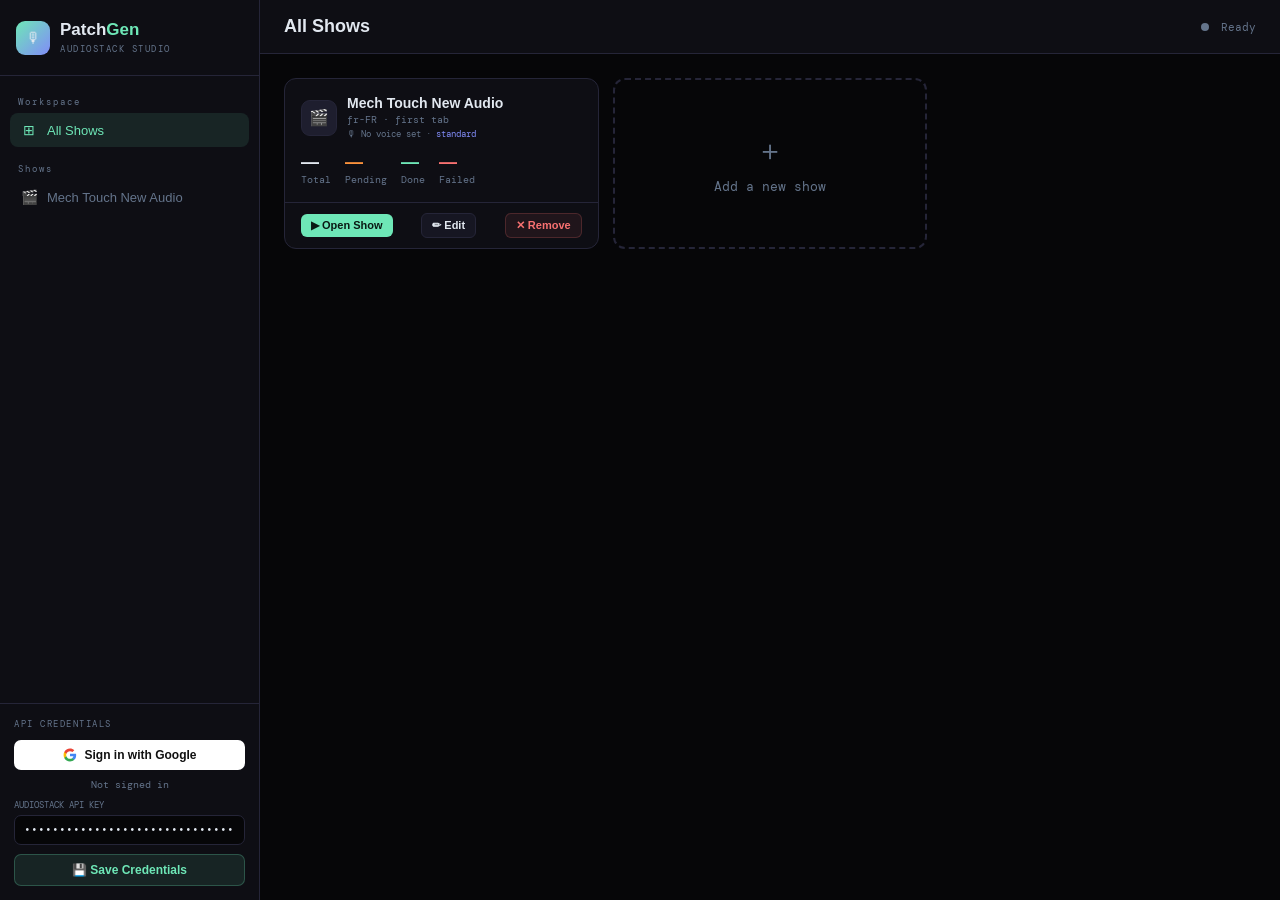
<file: patchgen.html>
<!DOCTYPE html>
<html lang="en">
<head>
<meta charset="UTF-8"/>
<meta name="viewport" content="width=device-width, initial-scale=1.0"/>
<title>PatchGen Studio</title>
<link href="https://fonts.googleapis.com/css2?family=DM+Mono:wght@400;500&family=Cabinet+Grotesk:wght@400;500;700;800&display=swap" rel="stylesheet"/>
<style>
:root {
  --bg: #060608;
  --s1: #0e0e14;
  --s2: #161622;
  --s3: #1e1e2e;
  --border: #252538;
  --a1: #6ee7b7;
  --a2: #818cf8;
  --a3: #fb923c;
  --red: #f87171;
  --yellow: #fbbf24;
  --text: #e2e8f0;
  --muted: #64748b;
  --mono: 'DM Mono', monospace;
  --head: 'Cabinet Grotesk', sans-serif;
}
* { box-sizing: border-box; margin: 0; padding: 0; }
body { background: var(--bg); color: var(--text); font-family: var(--head); min-height: 100vh; }

/* LAYOUT */
.shell { display: flex; height: 100vh; overflow: hidden; }

/* SIDEBAR */
.sidebar {
  width: 260px; flex-shrink: 0; background: var(--s1);
  border-right: 1px solid var(--border);
  display: flex; flex-direction: column; overflow-y: auto;
}
.brand { padding: 20px 16px; border-bottom: 1px solid var(--border); }
.brand-row { display: flex; align-items: center; gap: 10px; }
.brand-icon { width: 34px; height: 34px; border-radius: 9px; background: linear-gradient(135deg, var(--a1), var(--a2)); display: flex; align-items: center; justify-content: center; font-size: 15px; }
.brand-name { font-size: 17px; font-weight: 800; }
.brand-name em { font-style: normal; color: var(--a1); }
.brand-sub { font-family: var(--mono); font-size: 9px; color: var(--muted); letter-spacing: 1.5px; margin-top: 3px; }

.nav { padding: 10px; flex: 1; }
.nav-label { font-family: var(--mono); font-size: 9px; color: var(--muted); letter-spacing: 2px; padding: 10px 8px 5px; }
.nav-btn {
  display: flex; align-items: center; gap: 9px; width: 100%;
  padding: 9px 10px; border-radius: 8px; border: none; background: none;
  color: var(--muted); font-family: var(--head); font-size: 13px; font-weight: 500;
  cursor: pointer; transition: all 0.15s; text-align: left; margin-bottom: 2px;
}
.nav-btn:hover { background: var(--s2); color: var(--text); }
.nav-btn.active { background: rgba(110,231,183,0.1); color: var(--a1); }
.nav-btn .ni { font-size: 14px; width: 18px; text-align: center; }

.creds { border-top: 1px solid var(--border); padding: 14px; }
.creds-title { font-family: var(--mono); font-size: 9px; color: var(--muted); letter-spacing: 1.5px; margin-bottom: 10px; }
.cf { margin-bottom: 9px; }
.cf label { font-family: var(--mono); font-size: 9px; color: var(--muted); display: block; margin-bottom: 4px; }
.cf input { width: 100%; background: var(--bg); border: 1px solid var(--border); border-radius: 7px; color: var(--text); font-family: var(--mono); font-size: 11px; padding: 7px 9px; outline: none; }
.cf input:focus { border-color: var(--a1); }
.gauth { width: 100%; padding: 8px; border-radius: 7px; border: none; cursor: pointer; background: #fff; color: #111; font-family: var(--head); font-weight: 700; font-size: 12px; display: flex; align-items: center; justify-content: center; gap: 8px; margin-bottom: 8px; }
.gauth:hover { background: #eee; }
.gauth-st { font-family: var(--mono); font-size: 10px; color: var(--muted); text-align: center; margin-bottom: 8px; }
.gauth-st.ok { color: var(--a1); }
.save-btn { width: 100%; padding: 8px; border-radius: 7px; border: 1px solid rgba(110,231,183,0.25); background: rgba(110,231,183,0.1); color: var(--a1); font-family: var(--head); font-weight: 700; font-size: 12px; cursor: pointer; }
.save-btn:hover { background: rgba(110,231,183,0.18); }

/* MAIN */
.main { flex: 1; display: flex; flex-direction: column; overflow: hidden; }
.topbar { padding: 16px 24px; border-bottom: 1px solid var(--border); background: var(--s1); display: flex; align-items: center; gap: 12px; flex-shrink: 0; }
.topbar-title { font-size: 18px; font-weight: 800; flex: 1; }
.sdot { width: 8px; height: 8px; border-radius: 50%; background: var(--muted); }
.sdot.on { background: var(--a1); box-shadow: 0 0 8px rgba(110,231,183,0.5); }
.sdot.busy { background: var(--yellow); animation: blink 1s infinite; }
@keyframes blink { 0%,100%{opacity:1}50%{opacity:0.2} }
.stxt { font-family: var(--mono); font-size: 11px; color: var(--muted); }

.content { flex: 1; overflow-y: auto; padding: 24px; }

/* PAGES */
.page { display: none; }
.page.active { display: block; }

/* DASHBOARD */
.grid { display: grid; grid-template-columns: repeat(auto-fill, minmax(300px,1fr)); gap: 14px; }
.card {
  background: var(--s1); border: 1px solid var(--border); border-radius: 12px;
  overflow: hidden; transition: border-color 0.2s, transform 0.15s;
}
.card:hover { border-color: rgba(110,231,183,0.35); transform: translateY(-2px); }
.card-body { padding: 16px; cursor: pointer; }
.card-top { display: flex; align-items: center; gap: 10px; margin-bottom: 12px; }
.card-ico { width: 36px; height: 36px; border-radius: 9px; background: var(--s3); border: 1px solid var(--border); display: flex; align-items: center; justify-content: center; font-size: 16px; }
.card-name { font-size: 14px; font-weight: 700; }
.card-meta { font-family: var(--mono); font-size: 10px; color: var(--muted); margin-top: 2px; }
.card-nums { display: flex; gap: 14px; }
.cn { font-family: var(--mono); font-size: 10px; color: var(--muted); }
.cn strong { font-size: 18px; display: block; font-family: var(--head); font-weight: 700; color: var(--text); }
.cn.g strong { color: var(--a1); }
.cn.o strong { color: var(--a3); }
.cn.r strong { color: var(--red); }
.card-foot { padding: 10px 16px; border-top: 1px solid var(--border); display: flex; align-items: center; justify-content: space-between; }
.card-url { font-family: var(--mono); font-size: 10px; color: var(--muted); overflow: hidden; text-overflow: ellipsis; white-space: nowrap; max-width: 180px; }

.add-card {
  border: 2px dashed var(--border); border-radius: 12px; padding: 40px 20px;
  display: flex; flex-direction: column; align-items: center; justify-content: center;
  gap: 8px; cursor: pointer; transition: all 0.2s; min-height: 150px;
  background: transparent;
}
.add-card:hover { border-color: var(--a1); background: rgba(110,231,183,0.03); }
.add-card .plus { font-size: 28px; color: var(--muted); }
.add-card p { font-size: 13px; color: var(--muted); font-family: var(--mono); }

/* RUNNER */
.back { display: flex; align-items: center; gap: 6px; background: none; border: 1px solid var(--border); border-radius: 7px; color: var(--muted); font-family: var(--mono); font-size: 11px; padding: 6px 12px; cursor: pointer; margin-bottom: 20px; transition: all 0.15s; }
.back:hover { color: var(--text); border-color: rgba(110,231,183,0.3); }

.stats-row { display: flex; gap: 10px; margin-bottom: 20px; flex-wrap: wrap; }
.sc { background: var(--s1); border: 1px solid var(--border); border-radius: 9px; padding: 10px 16px; font-family: var(--mono); font-size: 10px; color: var(--muted); }
.sc strong { font-size: 22px; display: block; font-family: var(--head); font-weight: 800; color: var(--text); }
.sc.g strong { color: var(--a1); }
.sc.o strong { color: var(--a3); }
.sc.r strong { color: var(--red); }
.sc.b strong { color: var(--a2); }

.ctrl { display: flex; gap: 10px; align-items: center; margin-bottom: 18px; flex-wrap: wrap; }

.btn { font-family: var(--head); font-weight: 700; font-size: 13px; padding: 10px 20px; border-radius: 8px; border: none; cursor: pointer; transition: all 0.18s; display: inline-flex; align-items: center; gap: 6px; }
.btn-p { background: var(--a1); color: #0a1a13; }
.btn-p:hover { filter: brightness(1.1); }
.btn-p:disabled { opacity: 0.35; cursor: not-allowed; }
.btn-g { background: var(--s2); color: var(--text); border: 1px solid var(--border); }
.btn-g:hover { border-color: var(--a1); color: var(--a1); }
.btn-stop { background: rgba(248,113,113,0.1); color: var(--red); border: 1px solid rgba(248,113,113,0.3); }
.btn-xs { padding: 5px 10px; font-size: 11px; border-radius: 6px; }
.btn-del { background: rgba(248,113,113,0.08); color: var(--red); border: 1px solid rgba(248,113,113,0.2); }
.btn-del:hover { background: rgba(248,113,113,0.15); }

.ftabs { display: flex; gap: 5px; margin-left: auto; }
.ft { font-family: var(--mono); font-size: 10px; padding: 5px 12px; border-radius: 20px; border: 1px solid var(--border); background: none; color: var(--muted); cursor: pointer; transition: all 0.15s; }
.ft:hover { border-color: rgba(110,231,183,0.3); color: var(--text); }
.ft.active { background: rgba(110,231,183,0.1); color: var(--a1); border-color: rgba(110,231,183,0.3); }

/* PROGRESS */
.prog { margin-bottom: 16px; display: none; }
.prog.show { display: block; }
.prog-top { display: flex; justify-content: space-between; font-family: var(--mono); font-size: 11px; margin-bottom: 6px; }
.prog-lbl { color: var(--muted); }
.prog-n { color: var(--a1); }
.prog-bar { height: 4px; background: var(--s3); border-radius: 2px; overflow: hidden; }
.prog-fill { height: 100%; background: linear-gradient(90deg, var(--a1), var(--a2)); border-radius: 2px; transition: width 0.4s; }

/* LOG */
.logbox { background: var(--bg); border: 1px solid var(--border); border-radius: 9px; padding: 10px 14px; font-family: var(--mono); font-size: 11px; line-height: 1.9; max-height: 100px; overflow-y: auto; margin-bottom: 16px; display: none; }
.logbox.show { display: block; }
.lok { color: var(--a1); } .lerr { color: var(--red); } .linfo { color: var(--muted); } .lwarn { color: var(--yellow); } .lblu { color: var(--a2); }

/* TABLE */
.tbox { background: var(--s1); border: 1px solid var(--border); border-radius: 12px; overflow: hidden; }
table { width: 100%; border-collapse: collapse; }
th { font-family: var(--mono); font-size: 9px; color: var(--muted); text-transform: uppercase; letter-spacing: 1.5px; padding: 10px 12px; text-align: left; border-bottom: 1px solid var(--border); background: var(--s1); }
td { padding: 11px 12px; font-size: 12px; border-bottom: 1px solid rgba(255,255,255,0.03); vertical-align: middle; }
tr:last-child td { border-bottom: none; }
tr:hover td { background: rgba(110,231,183,0.02); }
tr.tr-done td { background: rgba(110,231,183,0.025); }
tr.tr-failed td { background: rgba(248,113,113,0.025); }
tr.tr-running td { background: rgba(129,140,248,0.04); }

.pill { display: inline-flex; align-items: center; gap: 4px; font-family: var(--mono); font-size: 10px; padding: 3px 9px; border-radius: 20px; white-space: nowrap; }
.pp { background: rgba(100,116,139,0.12); color: var(--muted); border: 1px solid var(--border); }
.pr { background: rgba(129,140,248,0.12); color: var(--a2); border: 1px solid rgba(129,140,248,0.3); }
.pd { background: rgba(110,231,183,0.1); color: var(--a1); border: 1px solid rgba(110,231,183,0.25); }
.pf { background: rgba(248,113,113,0.1); color: var(--red); border: 1px solid rgba(248,113,113,0.25); }
.ps { background: rgba(100,116,139,0.07); color: var(--muted); border: 1px solid var(--border); }
.dot { width: 5px; height: 5px; border-radius: 50%; background: currentColor; }
.dot.bk { animation: blink 1s infinite; }

.cb { accent-color: var(--a1); cursor: pointer; }
.truncate { overflow: hidden; text-overflow: ellipsis; white-space: nowrap; max-width: 240px; display: block; }
.mono-sm { font-family: var(--mono); font-size: 10px; }
.clr-muted { color: var(--muted); }
.clr-blue { color: var(--a2); }
.clr-red { color: var(--red); }

/* MODAL */
.overlay { position: fixed; inset: 0; background: rgba(6,6,8,0.85); z-index: 1000; display: none; align-items: center; justify-content: center; backdrop-filter: blur(4px); }
.overlay.open { display: flex; }
.modal { background: var(--s1); border: 1px solid var(--border); border-radius: 16px; padding: 26px; width: 460px; max-width: 95vw; max-height: 90vh; overflow-y: auto; }
.modal h2 { font-size: 18px; font-weight: 800; margin-bottom: 4px; }
.modal-sub { font-family: var(--mono); font-size: 10px; color: var(--muted); margin-bottom: 20px; }
.mf { margin-bottom: 14px; }
.mf label { font-family: var(--mono); font-size: 9px; color: var(--muted); letter-spacing: 1.5px; display: block; margin-bottom: 5px; }
.mf input, .mf select { width: 100%; background: var(--bg); border: 1px solid var(--border); border-radius: 8px; color: var(--text); font-family: var(--mono); font-size: 12px; padding: 10px 12px; outline: none; }
.mf input:focus, .mf select:focus { border-color: var(--a1); }
.mf select option { background: var(--s2); }
.mf .hint { font-family: var(--mono); font-size: 10px; color: var(--muted); margin-top: 4px; }
.mactions { display: flex; gap: 10px; margin-top: 20px; }

/* TOAST */
.toasts { position: fixed; bottom: 20px; right: 20px; z-index: 9000; display: flex; flex-direction: column; gap: 7px; }
.toast { background: var(--s2); border: 1px solid var(--border); border-radius: 9px; padding: 10px 16px; font-family: var(--mono); font-size: 12px; display: flex; gap: 8px; align-items: center; animation: tin 0.25s ease; max-width: 340px; }
@keyframes tin { from{opacity:0;transform:translateY(8px)}to{opacity:1;transform:none} }
.tok { border-color: rgba(110,231,183,0.3); }
.terr { border-color: rgba(248,113,113,0.3); }
.twarn { border-color: rgba(251,191,36,0.3); }

.empty { text-align: center; padding: 60px 20px; font-family: var(--mono); font-size: 12px; color: var(--muted); }
.empty .big { font-size: 40px; margin-bottom: 10px; }
</style>
</head>
<body>

<div class="toasts" id="toasts"></div>

<!-- ADD SHOW MODAL -->
<div class="overlay" id="addModal">
  <div class="modal">
    <h2>Add Show</h2>
    <div class="modal-sub">Connect a Google Sheet and Drive folder for this show</div>
    <div class="mf"><label>Show Name *</label><input id="m_name" placeholder="e.g. Mech Touch Season 2"/></div>
    <div class="mf"><label>Google Sheet URL *</label><input id="m_sheet" placeholder="https://docs.google.com/spreadsheets/d/..."/><div class="hint" style="font-family:var(--mono);font-size:10px;color:var(--muted);margin-top:4px;">Full URL of your Google Sheet</div></div>
    <div class="mf"><label>Tab Name (optional)</label><input id="m_tab" placeholder="Leave blank to use first tab"/></div>
    <div class="mf"><label>Google Drive Folder URL *</label><input id="m_drive" placeholder="https://drive.google.com/drive/folders/..."/><div class="hint" style="font-family:var(--mono);font-size:10px;color:var(--muted);margin-top:4px;">Audio files will be uploaded here</div></div>
    <div class="mf"><label>Language</label>
      <select id="m_lang">
        <option value="fr-FR">French (fr-FR)</option>
        <option value="en-US">English US</option>
        <option value="en-GB">English UK</option>
        <option value="es-ES">Spanish</option>
        <option value="de-DE">German</option>
        <option value="it-IT">Italian</option>
        <option value="pt-BR">Portuguese BR</option>
      </select>
    </div>
    <div class="mf"><label>Voice ID *</label><input id="m_voice" placeholder="5438303f-36ed-42f7-af4c-..."/><div class="hint" style="font-family:var(--mono);font-size:10px;color:var(--muted);margin-top:4px;">AudioStack Voice ID for this show</div></div>
    <div class="mf"><label>Voice Type</label>
      <select id="m_voicetype">
        <option value="standard">Standard</option>
        <option value="expressive">Expressive</option>
      </select>
    </div>
    <div class="mactions">
      <button class="btn btn-p" onclick="addShow()">Add Show</button>
      <button class="btn btn-g" onclick="closeModal()">Cancel</button>
    </div>
  </div>
</div>

<div class="shell">
  <!-- SIDEBAR -->
  <aside class="sidebar">
    <div class="brand">
      <div class="brand-row">
        <div class="brand-icon">🎙</div>
        <div>
          <div class="brand-name">Patch<em>Gen</em></div>
          <div class="brand-sub">AUDIOSTACK STUDIO</div>
        </div>
      </div>
    </div>

    <div class="nav">
      <div class="nav-label">Workspace</div>
      <button class="nav-btn active" id="nb-dash" onclick="goPage('dashboard')">
        <span class="ni">⊞</span> All Shows
      </button>
      <div class="nav-label" style="margin-top:6px;">Shows</div>
      <div id="sb-shows"></div>
    </div>

    <div class="creds">
      <div class="creds-title">API CREDENTIALS</div>
      <button class="gauth" onclick="signIn()" id="gauthBtn">
        <svg width="14" height="14" viewBox="0 0 24 24"><path fill="#4285F4" d="M22.56 12.25c0-.78-.07-1.53-.2-2.25H12v4.26h5.92c-.26 1.37-1.04 2.53-2.21 3.31v2.77h3.57c2.08-1.92 3.28-4.74 3.28-8.09z"/><path fill="#34A853" d="M12 23c2.97 0 5.46-.98 7.28-2.66l-3.57-2.77c-.98.66-2.23 1.06-3.71 1.06-2.86 0-5.29-1.93-6.16-4.53H2.18v2.84C3.99 20.53 7.7 23 12 23z"/><path fill="#FBBC05" d="M5.84 14.09c-.22-.66-.35-1.36-.35-2.09s.13-1.43.35-2.09V7.07H2.18C1.43 8.55 1 10.22 1 12s.43 3.45 1.18 4.93l2.85-2.22.81-.62z"/><path fill="#EA4335" d="M12 5.38c1.62 0 3.06.56 4.21 1.64l3.15-3.15C17.45 2.09 14.97 1 12 1 7.7 1 3.99 3.47 2.18 7.07l3.66 2.84c.87-2.6 3.3-4.53 6.16-4.53z"/></svg>
        Sign in with Google
      </button>
      <div class="gauth-st" id="gauthSt">Not signed in</div>
      <div class="cf"><label>AUDIOSTACK API KEY</label><input type="password" id="as_key" placeholder="a8b654d7-..." value="a8b654d7-aeed-40dc-8e3b-4f6181c26cb6"/></div>
      <div class="cf" style="display:none;"><label>VOICE ID</label><input id="as_voice" placeholder="5438303f-..." value=""/></div>
      <button class="save-btn" onclick="saveCreds()">💾 Save Credentials</button>
    </div>
  </aside>

  <!-- MAIN -->
  <main class="main">
    <div class="topbar">
      <div class="topbar-title" id="pageTitle">All Shows</div>
      <div class="sdot" id="sdot"></div>
      <span class="stxt" id="stxt">Ready</span>
    </div>

    <div class="content">

      <!-- DASHBOARD PAGE -->
      <div class="page active" id="page-dashboard">
        <div class="grid" id="showGrid">
          <div class="add-card" onclick="openModal()">
            <div class="plus">＋</div>
            <p>Add a new show</p>
          </div>
        </div>
      </div>

      <!-- RUNNER PAGE -->
      <div class="page" id="page-runner">
        <button class="back" onclick="goPage('dashboard')">← Back to All Shows</button>

        <div class="stats-row" id="statsRow"></div>

        <div class="ctrl">
          <button class="btn btn-p" id="runBtn" onclick="runAll()">▶ Generate All Patches</button>
          <button class="btn btn-stop" id="stopBtn" onclick="stop()" style="display:none;">■ Stop</button>
          <button class="btn btn-g" onclick="loadSheet()">↻ Refresh Sheet</button>
          <div class="ftabs">
            <button class="ft active" onclick="setFilter('all',this)">All</button>
            <button class="ft" onclick="setFilter('pending',this)">Pending</button>
            <button class="ft" onclick="setFilter('done',this)">Done</button>
            <button class="ft" onclick="setFilter('failed',this)">Failed</button>
          </div>
        </div>

        <div class="prog" id="prog">
          <div class="prog-top"><span class="prog-lbl" id="progLbl">Generating...</span><span class="prog-n" id="progN">0/0</span></div>
          <div class="prog-bar"><div class="prog-fill" id="progFill" style="width:0%"></div></div>
        </div>

        <div class="logbox" id="logbox"></div>

        <div class="tbox">
          <table>
            <thead>
              <tr>
                <th><input type="checkbox" class="cb" id="cbAll" onchange="toggleAll(this)"/></th>
                <th>#</th><th>Episode</th><th>Time</th><th>Script Line</th>
                <th>Status</th><th>Patch Link</th><th>Action</th>
              </tr>
            </thead>
            <tbody id="tbody"></tbody>
          </table>
          <div class="empty" id="emptyMsg" style="display:none;"><div class="big">🎙</div>Load a sheet to see rows</div>
        </div>
      </div>

    </div>
  </main>
</div>

<script src="https://accounts.google.com/gsi/client" async></script>
<script>
// ── CONFIG ─────────────────────────────────────────────────
const CLIENT_ID = '835222673791-a3bihdnmkeu31lva5oi4b4ung4rscuv2.apps.googleusercontent.com';
const SCOPES = 'https://www.googleapis.com/auth/spreadsheets https://www.googleapis.com/auth/drive';
const AS_BASE = 'https://v2.api.audio';
const PATCH_COL = 'H'; // Column where Patch Link lives

// ── STATE ──────────────────────────────────────────────────
let token = null;
let tokenClient = null;
let shows = [];
let activeShow = null;
let rows = [];
let filter = 'all';
let running = false;
let stopFlag = false;

// ── INIT ───────────────────────────────────────────────────
window.onload = () => {
  shows = JSON.parse(localStorage.getItem('pg_shows') || '[]');
  // Pre-load Mech Touch if empty
  if (!shows.length) {
    shows.push({
      id: 1,
      name: 'Mech Touch New Audio',
      sheetId: '1kB1JrPJljav6MD0guig2NH_ExSWELMSLHAecvKCqq7U',
      sheetUrl: 'https://docs.google.com/spreadsheets/d/1kB1JrPJljav6MD0guig2NH_ExSWELMSLHAecvKCqq7U/edit',
      tab: null,
      folderId: '1MFtFREKrNawz4xpHlPtPPqzaUHKYTh7v',
      lang: 'fr-FR',
      voiceId: '5438303f-36ed-42f7-af4c-4007453faf26',
      voiceType: 'standard',
      stats: {}
    });
    saveShows();
  }
  loadCreds();
  renderDashboard();
  initGoogleAuth();
};

// ── GOOGLE AUTH ────────────────────────────────────────────
function initGoogleAuth() {
  if (typeof google === 'undefined') {
    setTimeout(initGoogleAuth, 500);
    return;
  }
  tokenClient = google.accounts.oauth2.initTokenClient({
    client_id: CLIENT_ID,
    scope: SCOPES,
    callback: (resp) => {
      if (resp.error) { toast('Google auth error: ' + resp.error, 'err'); return; }
      token = resp.access_token;
      document.getElementById('gauthBtn').innerHTML = '✓ Signed In';
      document.getElementById('gauthBtn').style.background = '#d1fae5';
      document.getElementById('gauthSt').textContent = 'Authenticated ✓';
      document.getElementById('gauthSt').className = 'gauth-st ok';
      setStatus('on', 'Ready');
      toast('Google account connected!', 'ok');
    }
  });
}

function signIn() {
  if (!tokenClient) { toast('Google auth not ready yet, wait a sec', 'warn'); return; }
  tokenClient.requestAccessToken({ prompt: '' });
}

// ── PAGES ──────────────────────────────────────────────────
function goPage(name) {
  document.querySelectorAll('.page').forEach(p => p.classList.remove('active'));
  document.getElementById('page-' + name).classList.add('active');
  document.querySelectorAll('.nav-btn').forEach(b => b.classList.remove('active'));
  if (name === 'dashboard') {
    document.getElementById('nb-dash').classList.add('active');
    document.getElementById('pageTitle').textContent = 'All Shows';
  }
}

// ── SHOWS ──────────────────────────────────────────────────
function extractId(url, type) {
  if (type === 'sheet') {
    const m = url.match(/\/spreadsheets\/d\/([a-zA-Z0-9_-]+)/);
    return m ? m[1] : url;
  }
  if (type === 'folder') {
    const m = url.match(/\/folders\/([a-zA-Z0-9_-]+)/);
    return m ? m[1] : url;
  }
  return url;
}

function editShow(id) {
  const s = shows.find(s => s.id == id);
  if (!s) return;
  document.getElementById('m_name').value = s.name;
  document.getElementById('m_sheet').value = s.sheetUrl;
  document.getElementById('m_tab').value = s.tab || '';
  document.getElementById('m_drive').value = s.folderId;
  document.getElementById('m_lang').value = s.lang;
  document.getElementById('m_voice').value = s.voiceId || '';
  document.getElementById('m_voicetype').value = s.voiceType || 'standard';
  // Switch add button to save
  document.querySelector('.mactions .btn-p').textContent = 'Save Changes';
  document.querySelector('.mactions .btn-p').onclick = () => saveEdit(id);
  openModal();
}

function saveEdit(id) {
  const s = shows.find(s => s.id == id);
  if (!s) return;
  s.name = document.getElementById('m_name').value.trim();
  s.sheetUrl = document.getElementById('m_sheet').value.trim();
  s.sheetId = extractId(s.sheetUrl, 'sheet');
  s.tab = document.getElementById('m_tab').value.trim() || null;
  s.folderId = extractId(document.getElementById('m_drive').value.trim(), 'folder');
  s.lang = document.getElementById('m_lang').value;
  s.voiceId = document.getElementById('m_voice').value.trim();
  s.voiceType = document.getElementById('m_voicetype').value;
  saveShows();
  renderDashboard();
  closeModal();
  // Reset modal button back to Add
  document.querySelector('.mactions .btn-p').textContent = 'Add Show';
  document.querySelector('.mactions .btn-p').onclick = addShow;
  toast('Show updated!', 'ok');
}

function addShow() {
  const name = document.getElementById('m_name').value.trim();
  const sheetUrl = document.getElementById('m_sheet').value.trim();
  const tab = document.getElementById('m_tab').value.trim();
  const driveUrl = document.getElementById('m_drive').value.trim();
  const lang = document.getElementById('m_lang').value;
  if (!name || !sheetUrl || !driveUrl) { toast('Fill all required fields', 'warn'); return; }
  const voiceId = document.getElementById('m_voice').value.trim();
  const voiceType = document.getElementById('m_voicetype').value;
  if (!voiceId) { toast('Enter a Voice ID for this show', 'warn'); return; }
  shows.push({
    id: Date.now(),
    name, sheetUrl, tab: tab || null, lang, voiceId, voiceType,
    sheetId: extractId(sheetUrl, 'sheet'),
    folderId: extractId(driveUrl, 'folder'),
    stats: {}
  });
  saveShows();
  renderDashboard();
  closeModal();
  toast(name + ' added!', 'ok');
}

function deleteShow(id) {
  shows = shows.filter(s => s.id != id);
  saveShows();
  renderDashboard();
  toast('Show removed', 'ok');
}

function saveShows() { localStorage.setItem('pg_shows', JSON.stringify(shows)); }

// ── DASHBOARD ──────────────────────────────────────────────
function renderDashboard() {
  // Sidebar
  document.getElementById('sb-shows').innerHTML = shows.map(s =>
    `<button class="nav-btn" onclick="openShow(${s.id})"><span class="ni">🎬</span><span style="overflow:hidden;text-overflow:ellipsis;white-space:nowrap;">${s.name}</span></button>`
  ).join('');

  // Grid cards
  let html = shows.map(s => `
    <div class="card">
      <div class="card-body">
        <div class="card-top">
          <div class="card-ico">🎬</div>
          <div>
            <div class="card-name">${s.name}</div>
            <div class="card-meta">${s.lang} · ${s.tab || 'first tab'}</div>
          <div class="card-meta" style="font-size:9px;color:var(--muted);margin-top:2px;">🎙 ${s.voiceId ? s.voiceId.substring(0,18)+'...' : 'No voice set'} · <span style="color:${s.voiceType==='expressive'?'var(--a3)':'var(--a2)'}">${s.voiceType || 'standard'}</span></div>
          </div>
        </div>
        <div class="card-nums">
          <div class="cn"><strong>${s.stats.total||'—'}</strong>Total</div>
          <div class="cn o"><strong>${s.stats.pending||'—'}</strong>Pending</div>
          <div class="cn g"><strong>${s.stats.done||'—'}</strong>Done</div>
          <div class="cn r"><strong>${s.stats.failed||'—'}</strong>Failed</div>
        </div>
      </div>
      <div class="card-foot">
        <button class="btn btn-p btn-xs" onclick="openShow(${s.id})">▶ Open Show</button>
        <button class="btn btn-g btn-xs" onclick="editShow(${s.id})">✏ Edit</button>
        <button class="btn btn-del btn-xs" onclick="deleteShow(${s.id})">✕ Remove</button>
      </div>
    </div>
  `).join('');

  html += `<div class="add-card" onclick="openModal()"><div class="plus">＋</div><p>Add a new show</p></div>`;
  document.getElementById('showGrid').innerHTML = html;
}

// ── OPEN SHOW ──────────────────────────────────────────────
async function openShow(id) {
  activeShow = shows.find(s => s.id == id);
  if (!activeShow) { toast('Show not found', 'err'); return; }
  document.getElementById('pageTitle').textContent = activeShow.name;
  goPage('runner');
  await loadSheet();
}

// ── LOAD SHEET ─────────────────────────────────────────────
async function loadSheet() {
  if (!activeShow) return;
  setStatus('busy', 'Loading sheet...');
  log('info', 'Loading: ' + activeShow.sheetId);
  try {
    const range = activeShow.tab ? encodeURIComponent(activeShow.tab + '!A:Z') : 'A%3AZ';
    const url = `https://sheets.googleapis.com/v4/spreadsheets/${activeShow.sheetId}/values/${range}?access_token=${token}`;
    const r = await fetch(url);
    if (!r.ok) {
      const err = await r.text();
      throw new Error('Sheets API: ' + r.status + ' ' + err);
    }
    const data = await r.json();
    parseSheet(data.values || []);
    setStatus('on', 'Sheet loaded');
  } catch(e) {
    setStatus('', 'Error');
    log('err', e.message);
    toast('Failed to load sheet. Are you signed in to Google?', 'err');
  }
}

function parseSheet(values) {
  if (!values.length) { rows = []; renderTable(); return; }
  const headers = values[0].map(h => h.trim());
  rows = [];
  for (let i = 1; i < values.length; i++) {
    const d = {};
    headers.forEach((h, j) => d[h] = (values[i][j] || '').trim());
    const remarks = d['remarks'] || d['Remarks'] || '';
    if (!remarks) continue;
    const patch = d['Patch Link'] || d['patch_link'] || '';
    const needsPatch = patch.trim() === '';
    rows.push({
      id: i,
      rowIndex: i + 1,
      episode: d['episode_title'] || d['Episode'] || '',
      time: d['time'] || d['Time'] || '',
      remarks,
      scriptLine: extractLine(remarks),
      patchLink: patch,
      needsPatch,
      status: needsPatch ? 'pending' : 'skipped',
      driveLink: '',
      error: '',
      selected: needsPatch,
    });
  }
  updateStats();
  renderTable();
  log('ok', `Loaded ${rows.length} rows — ${rows.filter(r=>r.needsPatch).length} need patches`);
}

function extractLine(remarks) {
  if (!remarks) return '';

  // Find "Line from script" then grab EVERYTHING between the opening " and closing "
  // Handles all quote styles: " " " " « »
  const OPEN_QUOTES  = ['"', '“', '«', '‘'];
  const CLOSE_QUOTES = ['"', '”', '»', '’'];

  // Find position of "line from script" (case-insensitive)
  const lfsMatch = remarks.match(/[Ll]ine\s+from\s+script\s*[-–:]*\s*/);
  if (lfsMatch) {
    const afterLFS = remarks.slice(lfsMatch.index + lfsMatch[0].length);

    // Find the first opening quote character
    let openIdx = -1;
    let closeChar = '"';
    for (let i = 0; i < afterLFS.length; i++) {
      const qIdx = OPEN_QUOTES.indexOf(afterLFS[i]);
      if (qIdx !== -1) {
        openIdx = i;
        closeChar = CLOSE_QUOTES[qIdx];
        break;
      }
    }

    if (openIdx !== -1) {
      // Find the matching closing quote
      const searchFrom = openIdx + 1;
      const closeIdx = afterLFS.indexOf(closeChar, searchFrom);
      if (closeIdx !== -1) {
        return afterLFS.slice(searchFrom, closeIdx).trim();
      } else {
        // No closing quote found — take everything after opening quote
        return afterLFS.slice(searchFrom).trim();
      }
    }

    // No quotes found after "line from script" — take rest of that line
    return afterLFS.split('\n')[0].trim();
  }

  // FALLBACK: first quoted block in entire remarks
  for (let i = 0; i < OPEN_QUOTES.length; i++) {
    const oq = OPEN_QUOTES[i], cq = CLOSE_QUOTES[i];
    const oi = remarks.indexOf(oq);
    if (oi !== -1) {
      const ci = remarks.indexOf(cq, oi + 1);
      if (ci !== -1 && ci - oi > 5) return remarks.slice(oi + 1, ci).trim();
    }
  }

  // LAST RESORT
  const idx = remarks.indexOf(' - ');
  if (idx > 8) return remarks.substring(0, idx).trim();
  return remarks.substring(0, 150).trim();
}

// ── AUDIOSTACK ─────────────────────────────────────────────
async function generateAudio(text, apiKey, voiceId, voiceType) {
  const h = { 'x-api-key': apiKey, 'Content-Type': 'application/json' };

  // Step 1: Create script
  const sr = await fetch(`${AS_BASE}/content/script`, {
    method: 'POST', headers: h,
    body: JSON.stringify({ scriptText: text, projectName: 'PatchGen' })
  });
  const srText = await sr.text();
  if (!sr.ok) throw new Error('AudioStack script error: ' + sr.status + ' ' + srText);
  const sd = JSON.parse(srText);
  
  // Try all possible field names AudioStack might return
  const scriptId = sd.scriptId || sd.script_id || sd.id || 
                   (sd.data && (sd.data.scriptId || sd.data.script_id || sd.data.id)) ||
                   (sd.response && (sd.response.scriptId || sd.response.script_id));
  if (!scriptId) throw new Error('No scriptId in response. Keys: ' + Object.keys(sd).join(', ') + ' | Full: ' + srText.substring(0,300));

  // Step 2: TTS using scriptId
  const ttsBody = { scriptId: scriptId, voice: voiceId, sync: true };
  if (voiceType === 'expressive') ttsBody.voiceIntelligence = true;
  const tr = await fetch(`${AS_BASE}/speech/tts`, {
    method: 'POST', headers: h,
    body: JSON.stringify(ttsBody)
  });
  const trText = await tr.text();
  if (!tr.ok) throw new Error('AudioStack TTS error: ' + tr.status + ' ' + trText);
  const td = JSON.parse(trText);

  // Extract URL from response - AudioStack returns it in data.sections[0].url
  let audioUrl = td.url || td.audioUrl || td.audio_url ||
                 (td.data && td.data.url) ||
                 (td.data && td.data.sections && td.data.sections[0] && td.data.sections[0].url) ||
                 (td.sections && td.sections[0] && td.sections[0].url);

  // Poll if no direct URL
  const speechId = td.speechId || td.speech_id || (td.data && td.data.speechId);
  if (!audioUrl && speechId) {
    for (let i = 0; i < 20; i++) {
      await sleep(3000);
      const pr = await fetch(`${AS_BASE}/speech/tts/${speechId}`, { headers: h });
      if (pr.ok) {
        const pd = await pr.json();
        audioUrl = pd.url || pd.audioUrl ||
                   (pd.data && pd.data.url) ||
                   (pd.data && pd.data.sections && pd.data.sections[0] && pd.data.sections[0].url);
        if (audioUrl) break;
      }
    }
  }
  
  if (!audioUrl) throw new Error('No audio URL from AudioStack. Response: ' + trText);
  return audioUrl;
}

// ── GOOGLE DRIVE UPLOAD ────────────────────────────────────
async function uploadDrive(blob, filename, folderId) {
  if (!token) throw new Error('Not signed in to Google');
  const meta = { name: filename, parents: [folderId], mimeType: 'audio/mpeg' };
  const form = new FormData();
  form.append('metadata', new Blob([JSON.stringify(meta)], { type: 'application/json' }));
  form.append('file', blob, filename);
  const r = await fetch('https://www.googleapis.com/upload/drive/v3/files?uploadType=multipart&fields=id', {
    method: 'POST', headers: { Authorization: 'Bearer ' + token }, body: form
  });
  if (!r.ok) throw new Error('Drive upload error: ' + r.status + ' ' + await r.text());
  const d = await r.json();
  // Make public
  await fetch(`https://www.googleapis.com/drive/v3/files/${d.id}/permissions`, {
    method: 'POST', headers: { Authorization: 'Bearer ' + token, 'Content-Type': 'application/json' },
    body: JSON.stringify({ role: 'reader', type: 'anyone' })
  });
  return `https://drive.google.com/file/d/${d.id}/view?usp=sharing`;
}

// ── WRITE BACK TO SHEET ────────────────────────────────────
async function writeSheet(rowIndex, link) {
  if (!token) throw new Error('Not signed in');
  const cellRange = activeShow.tab ? `${activeShow.tab}!${PATCH_COL}${rowIndex}` : `${PATCH_COL}${rowIndex}`;
  const r = await fetch(
    `https://sheets.googleapis.com/v4/spreadsheets/${activeShow.sheetId}/values/${encodeURIComponent(cellRange)}?valueInputOption=USER_ENTERED&access_token=${token}`,
    { method: 'PUT', headers: { 'Content-Type': 'application/json' }, body: JSON.stringify({ values: [[link]] }) }
  );
  if (!r.ok) throw new Error('Sheet write error: ' + r.status);
}

// ── RUN ALL ────────────────────────────────────────────────
async function runAll() {
  if (running) return;
  if (!token) { toast('Sign in to Google first!', 'warn'); return; }
  const { key } = getCreds();
  if (!key) { toast('Enter your AudioStack API key', 'warn'); return; }
  const voice = activeShow.voiceId || getCreds().voice;
  if (!voice) { toast('No Voice ID set for this show. Edit the show to add one.', 'warn'); return; }

  const targets = rows.filter(r => r.selected && r.status === 'pending');
  if (!targets.length) { toast('No pending rows selected', 'warn'); return; }

  running = true; stopFlag = false;
  document.getElementById('runBtn').disabled = true;
  document.getElementById('stopBtn').style.display = 'inline-flex';
  document.getElementById('prog').classList.add('show');
  document.getElementById('logbox').classList.add('show');

  let done = 0, failed = 0, total = targets.length;

  for (const row of targets) {
    if (stopFlag) { log('warn', 'Stopped by user'); break; }

    row.status = 'running';
    updateRowUI(row);
    updateProg(done, total, `Row ${row.rowIndex}: ${row.scriptLine.substring(0,45)}...`);
    log('blu', `▶ Row ${row.rowIndex}: ${row.scriptLine.substring(0,60)}`);

    try {
      // 1. Generate
      log('info', '  Generating audio...');
      const audioUrl = await generateAudio(row.scriptLine, key, voice, activeShow.voiceType || 'standard');
      log('info', '  Audio ready, downloading...');

      // 2. Download audio with API key auth
      const dlResp = await fetch(audioUrl, {
        headers: { 'x-api-key': key }
      });
      if (!dlResp.ok) {
        // Try without auth header (some URLs are pre-signed)
        const dlResp2 = await fetch(audioUrl);
        if (!dlResp2.ok) throw new Error('Download failed: ' + dlResp2.status);
        var blob = await dlResp2.blob();
      } else {
        var blob = await dlResp.blob();
      }

      // 3. Upload to Drive
      const fname = `patch_row${row.rowIndex}_${Date.now()}.mp3`;
      log('info', '  Uploading to Google Drive...');
      const link = await uploadDrive(blob, fname, activeShow.folderId);
      log('ok', '  Uploaded: ' + link);

      // 4. Write to sheet
      log('info', '  Writing link to sheet...');
      await writeSheet(row.rowIndex, link);
      log('ok', `  ✓ Row ${row.rowIndex} complete`);

      row.driveLink = link;
      row.patchLink = link;
      row.status = 'done';
      done++;

    } catch(e) {
      row.status = 'failed';
      row.error = e.message;
      failed++;
      log('err', `  ✗ Row ${row.rowIndex}: ${e.message}`);
    }

    updateRowUI(row);
    updateStats();
    updateProg(done, total);
  }

  running = false;
  document.getElementById('runBtn').disabled = false;
  document.getElementById('stopBtn').style.display = 'none';
  setStatus('on', `Done — ${done} patched, ${failed} failed`);
  log('ok', `━━ ${done} patches done · ${failed} failed ━━`);
  toast(`${done} patches generated!`, done > 0 ? 'ok' : 'warn');

  activeShow.stats = {
    total: rows.length,
    pending: rows.filter(r=>r.status==='pending').length,
    done: rows.filter(r=>r.status==='done').length,
    failed: rows.filter(r=>r.status==='failed').length,
  };
  saveShows();
  renderDashboard();
}

function stop() { stopFlag = true; }

// ── TABLE ──────────────────────────────────────────────────
function renderTable() {
  const filtered = rows.filter(r => {
    if (filter === 'pending') return r.status === 'pending';
    if (filter === 'done') return r.status === 'done';
    if (filter === 'failed') return r.status === 'failed';
    return true;
  });
  document.getElementById('emptyMsg').style.display = filtered.length ? 'none' : 'block';
  document.getElementById('tbody').innerHTML = filtered.map(r => rowHtml(r)).join('');
}

function rowHtml(r) {
  return `<tr class="tr-${r.status}" id="tr-${r.id}">
    <td><input type="checkbox" class="cb" ${r.selected?'checked':''} ${r.status==='done'||r.status==='skipped'?'disabled':''} onchange="toggleRow(${r.id},this.checked)"/></td>
    <td class="mono-sm clr-muted">${r.rowIndex}</td>
    <td class="mono-sm clr-muted"><span class="truncate" style="max-width:110px;" title="${esc(r.episode)}">${r.episode}</span></td>
    <td class="mono-sm clr-blue">${r.time}</td>
    <td><span class="truncate" title="${esc(r.scriptLine)}">${esc(r.scriptLine)}</span></td>
    <td>${pillHtml(r)}</td>
    <td>${linkHtml(r)}</td>
    <td>${r.status !== 'skipped' ? `<button class="btn btn-g btn-xs" onclick="runOne(${r.id})">${r.status==='done'?'↺':'▶'}</button>` : ''}</td>
  </tr>`;
}

function pillHtml(r) {
  const map = { pending: `<span class="pill pp"><span class="dot"></span>Pending</span>`, running: `<span class="pill pr"><span class="dot bk"></span>Generating</span>`, done: `<span class="pill pd"><span class="dot"></span>Done</span>`, failed: `<span class="pill pf"><span class="dot"></span>Failed</span>`, skipped: `<span class="pill ps">Has Link</span>` };
  return map[r.status] || r.status;
}

function linkHtml(r) {
  if (r.driveLink) return `<a href="${r.driveLink}" target="_blank" class="mono-sm" style="color:var(--a2);">🔗 Drive</a>`;
  if (r.patchLink) return `<span class="mono-sm clr-muted">${r.patchLink.substring(0,25)}…</span>`;
  if (r.error) return `<span class="mono-sm clr-red" title="${esc(r.error)}">✗ ${r.error.substring(0,35)}</span>`;
  return `<span class="mono-sm clr-muted">—</span>`;
}

function updateRowUI(row) {
  const tr = document.getElementById('tr-' + row.id);
  if (!tr) return;
  tr.className = 'tr-' + row.status;
  tr.innerHTML = rowHtml(row).replace(/^<tr[^>]*>/, '').replace(/<\/tr>$/, '');
}

function esc(s) { return (s||'').replace(/&/g,'&amp;').replace(/</g,'&lt;').replace(/>/g,'&gt;').replace(/"/g,'&quot;'); }

function updateStats() {
  const t=rows.length, p=rows.filter(r=>r.status==='pending').length,
        d=rows.filter(r=>r.status==='done').length, f=rows.filter(r=>r.status==='failed').length,
        sk=rows.filter(r=>r.status==='skipped').length;
  document.getElementById('statsRow').innerHTML = `
    <div class="sc"><strong>${t}</strong>Total</div>
    <div class="sc o"><strong>${p}</strong>Pending</div>
    <div class="sc g"><strong>${d}</strong>Generated</div>
    <div class="sc r"><strong>${f}</strong>Failed</div>
    <div class="sc"><strong>${sk}</strong>Has Link</div>`;
}

function toggleAll(cb) { rows.forEach(r => { if(r.status==='pending') r.selected=cb.checked; }); renderTable(); }
function toggleRow(id, v) { const r=rows.find(r=>r.id===id); if(r) r.selected=v; }
function setFilter(f, el) { filter=f; document.querySelectorAll('.ft').forEach(b=>b.classList.remove('active')); el.classList.add('active'); renderTable(); }

async function runOne(id) {
  const row = rows.find(r=>r.id===id);
  if (!row) return;
  // Reset and run just this row
  rows.forEach(r => r.selected = false);
  row.selected = true; row.status = 'pending';
  await runAll();
}

// ── PROGRESS / LOG ─────────────────────────────────────────
function updateProg(done, total, lbl) {
  const pct = total ? Math.round(done/total*100) : 0;
  document.getElementById('progFill').style.width = pct + '%';
  document.getElementById('progN').textContent = done + '/' + total;
  if (lbl) document.getElementById('progLbl').textContent = lbl;
}
function log(type, msg) {
  const box = document.getElementById('logbox');
  const el = document.createElement('div');
  el.className = { ok:'lok', err:'lerr', info:'linfo', warn:'lwarn', blu:'lblu' }[type] || 'linfo';
  el.textContent = new Date().toLocaleTimeString() + ' · ' + msg;
  box.appendChild(el);
  box.scrollTop = box.scrollHeight;
}
function setStatus(s, t) {
  document.getElementById('sdot').className = 'sdot' + (s?' '+s:'');
  document.getElementById('stxt').textContent = t;
}

// ── MODAL ──────────────────────────────────────────────────
function openModal() { document.getElementById('addModal').classList.add('open'); }
function closeModal() { document.getElementById('addModal').classList.remove('open'); }
window.addEventListener('click', e => { if(e.target===document.getElementById('addModal')) closeModal(); });

// ── CREDS ──────────────────────────────────────────────────
function saveCreds() {
  localStorage.setItem('pg_key', document.getElementById('as_key').value);
  localStorage.setItem('pg_voice', document.getElementById('as_voice').value);
  toast('Saved!', 'ok');
}
function loadCreds() {
  const k=localStorage.getItem('pg_key'), v=localStorage.getItem('pg_voice');
  if(k) document.getElementById('as_key').value=k;
  if(v) document.getElementById('as_voice').value=v;
}
function getCreds() {
  return { key: document.getElementById('as_key').value.trim(), voice: document.getElementById('as_voice').value.trim() };
}

// ── TOAST ──────────────────────────────────────────────────
function toast(msg, type='ok') {
  const el = document.createElement('div');
  el.className = 'toast t'+type;
  el.innerHTML = (type==='ok'?'✓':type==='err'?'✗':'⚠') + ' ' + msg;
  document.getElementById('toasts').appendChild(el);
  setTimeout(()=>el.remove(), 4000);
}

function sleep(ms) { return new Promise(r=>setTimeout(r,ms)); }
</script>
</body>
</html>
</file>
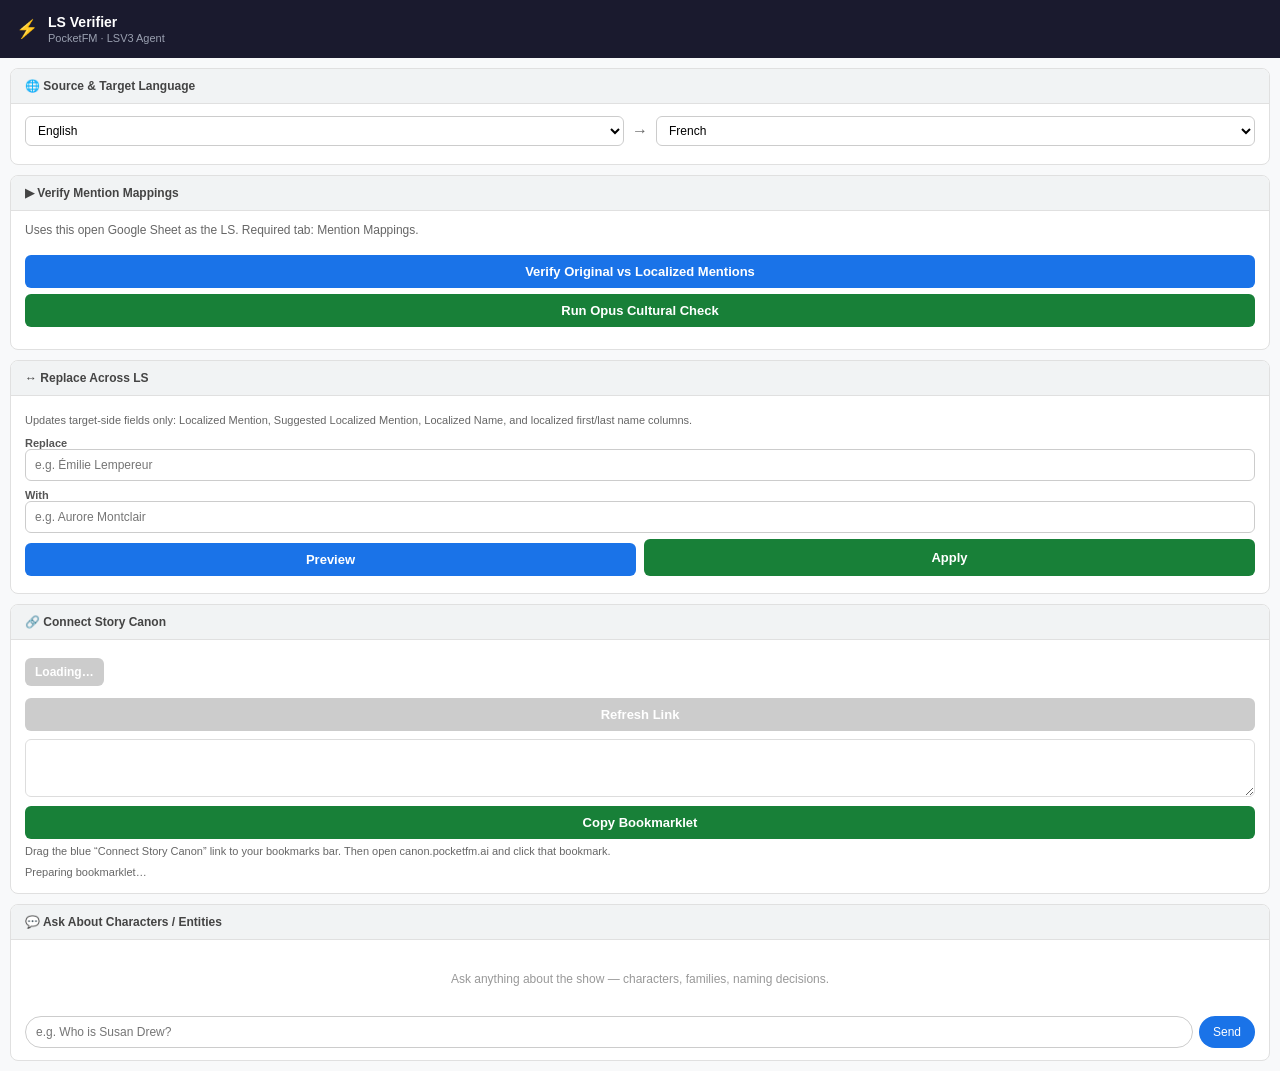
<file: apps_script/Sidebar.html>
<!DOCTYPE html>
<html>
<head>
<meta charset="utf-8">
<style>
  * { box-sizing: border-box; margin: 0; padding: 0; }
  body { font-family: 'Google Sans', Arial, sans-serif; font-size: 13px;
         background: #f8f9fa; color: #202124; }

  .header { background: #1a1a2e; color: #fff; padding: 14px 16px; display: flex;
            align-items: center; gap: 10px; }
  .header .logo { font-size: 18px; }
  .header .title { font-weight: 600; font-size: 14px; }
  .header .subtitle { font-size: 11px; color: #9aa0b0; margin-top: 2px; }

  .section { background: #fff; margin: 10px; border-radius: 8px;
             border: 1px solid #e0e0e0; overflow: hidden; }
  .section-header { padding: 10px 14px; background: #f1f3f4; border-bottom: 1px solid #e0e0e0;
                    font-weight: 600; font-size: 12px; color: #444;
                    display: flex; align-items: center; gap: 8px; cursor: pointer; }
  .section-body { padding: 12px 14px; }

  .lang-row { display: flex; align-items: center; gap: 8px; }
  select { flex: 1; padding: 6px 8px; border: 1px solid #ccc; border-radius: 6px;
           font-size: 12px; background: #fff; }
  .arrow { color: #666; font-size: 16px; }

  .btn { width: 100%; padding: 9px; border: none; border-radius: 6px;
         font-size: 13px; font-weight: 600; cursor: pointer; margin-top: 10px;
         transition: background 0.15s; }
  .btn-primary { background: #1a73e8; color: #fff; }
  .btn-primary:hover { background: #1557b0; }
  .btn-primary:disabled { background: #ccc; cursor: default; }
  .btn-write { background: #188038; color: #fff; margin-top: 6px; }
  .btn-write:hover { background: #0f5827; }
  .btn-write:disabled { background: #ccc; cursor: default; }

  .results { max-height: 220px; overflow-y: auto; margin-top: 10px; }
  .finding { padding: 8px 10px; margin-bottom: 6px; border-radius: 6px;
             font-size: 12px; line-height: 1.5; }
  .finding.MISSING_LOCALISATION { background: #fce8e6; border-left: 3px solid #d93025; }
  .finding.SOURCE_NAME_NOT_LOCALIZED { background: #fce8e6; border-left: 3px solid #d93025; }
  .finding.SAME_FIRST_NAME_COLLISION { background: #fef7e0; border-left: 3px solid #f9ab00; }
  .finding.SAME_LAST_NAME_COLLISION { background: #fef7e0; border-left: 3px solid #f9ab00; }
  .finding.CROSS_CHARACTER_INCONSISTENCY { background: #e8f0fe; border-left: 3px solid #1a73e8; }
  .finding.CROSS_MENTION_INCONSISTENCY { background: #e8f0fe; border-left: 3px solid #1a73e8; }
  .finding.MENTION_MASTER_MISMATCH { background: #fff7ed; border-left: 3px solid #f97316; }
  .finding.FAMILY_SURNAME_MISMATCH { background: #fff7ed; border-left: 3px solid #f97316; }
  .finding.CHARACTER_CONTEXT_MISMATCH { background: #f3e8fd; border-left: 3px solid #9334e6; }
  .finding.ENTITY_COMPONENT_INCONSISTENCY { background: #f3e8fd; border-left: 3px solid #9334e6; }
  .finding.STRUCTURAL_INCONSISTENCY { background: #f3e8fd; border-left: 3px solid #9334e6; }
  .finding.TARGET_CULTURE_MISMATCH { background: #f3e8fd; border-left: 3px solid #9334e6; }
  .finding.REGISTER_MISMATCH { background: #f3e8fd; border-left: 3px solid #9334e6; }
  .finding.CULTURAL_CONTEXT_INAPPROPRIATE { background: #f3e8fd; border-left: 3px solid #9334e6; }
  .kind { font-weight: 700; font-size: 11px; }
  .row-tag { float: right; font-size: 10px; color: #888; }

  .stats { display: flex; gap: 8px; margin-top: 10px; }
  .stat { flex: 1; text-align: center; padding: 8px; background: #f1f3f4;
          border-radius: 6px; }
  .stat .num { font-size: 20px; font-weight: 700; color: #1a73e8; }
  .stat .label { font-size: 10px; color: #666; margin-top: 2px; }

  .chat-log { max-height: 200px; overflow-y: auto; margin-bottom: 10px; }
  .msg { margin-bottom: 8px; }
  .msg.user .bubble { background: #e8f0fe; border-radius: 12px 12px 4px 12px;
                       padding: 8px 11px; font-size: 12px; display: inline-block;
                       max-width: 90%; }
  .msg.bot .bubble { background: #f1f3f4; border-radius: 12px 12px 12px 4px;
                      padding: 8px 11px; font-size: 12px; display: inline-block;
                      max-width: 90%; }
  .msg.bot.thinking .bubble { color: #999; font-style: italic; }
  .chat-input { display: flex; gap: 6px; }
  .chat-input input { flex: 1; padding: 8px 10px; border: 1px solid #ccc;
                      border-radius: 20px; font-size: 12px; outline: none; }
  .chat-input input:focus { border-color: #1a73e8; }
  .chat-input button { padding: 8px 14px; background: #1a73e8; color: #fff;
                        border: none; border-radius: 20px; font-size: 12px;
                        cursor: pointer; }
  .chat-input button:disabled { background: #ccc; cursor: default; }

  .spinner { display: inline-block; width: 14px; height: 14px;
             border: 2px solid #ddd; border-top-color: #1a73e8;
             border-radius: 50%; animation: spin 0.7s linear infinite; }
  @keyframes spin { to { transform: rotate(360deg); } }

  .empty { text-align: center; color: #999; font-size: 12px; padding: 20px 0; }
  .error-msg { background: #fce8e6; color: #d93025; padding: 8px 10px;
               border-radius: 6px; font-size: 12px; margin-top: 8px; }
  .bookmarklet-link { display:inline-block; padding:7px 10px; border-radius:6px;
                      background:#1a73e8; color:#fff; text-decoration:none;
                      font-weight:600; font-size:12px; margin:6px 0; }
  .bookmarklet-link.disabled { background:#ccc; pointer-events:none; }
  .bookmarklet-code { width:100%; min-height:58px; padding:7px; border:1px solid #ddd;
                      border-radius:6px; font-family:Consolas,monospace; font-size:11px;
                      resize:vertical; }
  .mini-note { font-size:11px; color:#666; line-height:1.45; margin-top:5px; }
  .field-label { display:block; font-size:11px; font-weight:600; color:#555; margin-top:8px; }
  .text-input { width:100%; padding:8px 9px; border:1px solid #ccc; border-radius:6px;
                font-size:12px; outline:none; }
  .text-input:focus { border-color:#1a73e8; }
  .button-row { display:flex; gap:8px; }
  .button-row .btn { flex:1; }
</style>
</head>
<body>

<div class="header">
  <div class="logo">⚡</div>
  <div>
    <div class="title">LS Verifier</div>
    <div class="subtitle">PocketFM · LSV3 Agent</div>
  </div>
</div>

<!-- ── Section 1: Languages ─────────────────────────────────────────── -->
<div class="section">
  <div class="section-header">🌐 Source &amp; Target Language</div>
  <div class="section-body">
    <div class="lang-row">
      <select id="srcLang">
        <option value="en">English</option>
        <option value="de">German</option>
        <option value="fr">French</option>
        <option value="zh">Chinese</option>
        <option value="ko">Korean</option>
        <option value="hi">Hindi</option>
      </select>
      <div class="arrow">→</div>
      <select id="tgtLang">
        <option value="fr">French</option>
        <option value="de">German</option>
        <option value="en">English</option>
        <option value="es">Spanish</option>
        <option value="pt">Portuguese</option>
        <option value="hi">Hindi</option>
      </select>
    </div>
    <div id="langDetected" style="font-size:11px;color:#666;margin-top:6px;"></div>
  </div>
</div>

<!-- ── Section 2: Run Mention Verifier ──────────────────────────────── -->
<div class="section">
  <div class="section-header">▶ Verify Mention Mappings</div>
  <div class="section-body">
    <div style="font-size:12px;color:#666;margin-bottom:8px;">
      Uses this open Google Sheet as the LS. Required tab: Mention Mappings.
    </div>
    <button class="btn btn-primary" id="btnVerify" onclick="runVerifier()">
      Verify Original vs Localized Mentions
    </button>
    <button class="btn btn-write" id="btnCulture" onclick="runCulturalCheck()">
      Run Opus Cultural Check
    </button>
    <div id="verifyStatus" style="font-size:12px;color:#666;margin-top:8px;display:none;"></div>
    <div class="stats" id="statsRow" style="display:none;">
      <div class="stat"><div class="num" id="statTotal">0</div><div class="label">Issues found</div></div>
      <div class="stat"><div class="num" id="statRows">0</div><div class="label">Mentions checked</div></div>
      <div class="stat"><div class="num" id="statMM">0</div><div class="label">Mention rows</div></div>
    </div>
    <div class="results" id="findingsList"></div>
    <button class="btn btn-write" id="btnWrite" onclick="writeBack()"
            style="display:none;">
      Write Issues to Mention Mappings
    </button>
    <div id="writeStatus"></div>
  </div>
</div>

<!-- ── Section 3: Controlled Replacement ─────────────────────────────── -->
<div class="section">
  <div class="section-header">↔ Replace Across LS</div>
  <div class="section-body">
    <div class="mini-note">
      Updates target-side fields only: Localized Mention, Suggested Localized Mention,
      Localized Name, and localized first/last name columns.
    </div>
    <label class="field-label" for="replaceFind">Replace</label>
    <input class="text-input" id="replaceFind" placeholder="e.g. Émilie Lempereur">
    <label class="field-label" for="replaceWith">With</label>
    <input class="text-input" id="replaceWith" placeholder="e.g. Aurore Montclair">
    <div class="button-row">
      <button class="btn btn-primary" id="btnPreviewReplace" onclick="previewReplace()">Preview</button>
      <button class="btn btn-write" id="btnApplyReplace" onclick="applyReplace()">Apply</button>
    </div>
    <div id="replaceStatus" class="mini-note"></div>
  </div>
</div>

<!-- ── Section 4: Connect Story Canon ───────────────────────────────── -->
<div class="section">
  <div class="section-header">🔗 Connect Story Canon</div>
  <div class="section-body">
    <a id="canonBookmarkletLink" class="bookmarklet-link disabled" href="#">Loading…</a>
    <button class="btn btn-write" id="btnCanonBookmarklet" onclick="loadCanonBookmarklet()">
      Refresh Link
    </button>
    <div id="canonBookmarkletBox" style="margin-top:8px;">
      <textarea id="canonBookmarkletCode" class="bookmarklet-code" readonly></textarea>
      <button class="btn btn-write" onclick="copyCanonBookmarklet()">Copy Bookmarklet</button>
      <div class="mini-note">
        Drag the blue “Connect Story Canon” link to your bookmarks bar.
        Then open canon.pocketfm.ai and click that bookmark.
      </div>
      <div id="canonBookmarkletStatus" class="mini-note">Preparing bookmarklet…</div>
    </div>
  </div>
</div>

<!-- ── Section 5: Ask Questions ─────────────────────────────────────── -->
<div class="section">
  <div class="section-header">💬 Ask About Characters / Entities</div>
  <div class="section-body">
    <div class="chat-log" id="chatLog">
      <div class="empty">Ask anything about the show — characters, families, naming decisions.</div>
    </div>
    <div class="chat-input">
      <input type="text" id="chatInput" placeholder="e.g. Who is Susan Drew?"
             onkeydown="if(event.key==='Enter') sendChat()" />
      <button id="btnSend" onclick="sendChat()">Send</button>
    </div>
  </div>
</div>

<script>
var lastFindings = [];

// ── language detection from sheet name ──────────────────────────────────────
window.onload = function() {
  loadCanonBookmarklet();

  google.script.run
    .withSuccessHandler(function(info) {
      if (info && info.sheetName) {
        var name = info.sheetName.toLowerCase();
        var srcEl = document.getElementById('srcLang');
        var tgtEl = document.getElementById('tgtLang');
        // pattern: "ShowName_Eng>FR_LSV3" or "Show_DE_FR"
        var m = name.match(/\b(eng|en|de|fr|zh|ko|hi)\s*[>_-]+\s*(en|fr|de|zh|ko|hi)\b/i);
        if (m) {
          setSelectVal(srcEl, m[1].substring(0,2).toLowerCase());
          setSelectVal(tgtEl, m[2].toLowerCase());
          document.getElementById('langDetected').textContent =
            'Auto-detected from sheet name';
        }
      }
    })
    .getSheetMeta();
};

function setSelectVal(el, val) {
  for (var i = 0; i < el.options.length; i++) {
    if (el.options[i].value === val) { el.selectedIndex = i; return; }
  }
}

// ── verifier ─────────────────────────────────────────────────────────────────
function runVerifier() {
  runCheck('all');
}

function runCulturalCheck() {
  runCheck('culture');
}

function runCheck(mode) {
  var btn = document.getElementById(mode === 'culture' ? 'btnCulture' : 'btnVerify');
  var status = document.getElementById('verifyStatus');
  btn.disabled = true;
  btn.innerHTML = '<span class="spinner"></span> Running…';
  status.style.display = 'block';
  status.textContent = mode === 'culture'
    ? 'Running Opus cultural check…'
    : 'Reading Mention Mappings…';

  var src = document.getElementById('srcLang').value;
  var tgt = document.getElementById('tgtLang').value;
  var scriptRunner = google.script.run
    .withSuccessHandler(function(result) {
      btn.disabled = false;
      btn.textContent = mode === 'culture' ? 'Run Opus Cultural Check' : 'Verify Original vs Localized Mentions';
      if (result.error) {
        status.textContent = '⚠ ' + result.error;
        return;
      }
      lastFindings = result.findings || [];
      renderFindings(lastFindings, result.rowCount, result.mmCount, result.warning, result.canon, result.llm);
    })
    .withFailureHandler(function(err) {
      btn.disabled = false;
      btn.textContent = mode === 'culture' ? 'Run Opus Cultural Check' : 'Verify Original vs Localized Mentions';
      status.textContent = '⚠ Error: ' + err.message;
    });

  if (mode === 'culture') {
    scriptRunner.runCulturalVerifier(src, tgt);
  } else {
    scriptRunner.runVerifier(src, tgt);
  }
}

function renderFindings(findings, rowCount, mmCount, warning, canon, llm) {
  var status = document.getElementById('verifyStatus');
  var list   = document.getElementById('findingsList');
  var stats  = document.getElementById('statsRow');
  var btnW   = document.getElementById('btnWrite');

  document.getElementById('statTotal').textContent = findings.length;
  document.getElementById('statRows').textContent  = rowCount || 0;
  document.getElementById('statMM').textContent    = mmCount  || 0;
  stats.style.display = 'flex';

  if (findings.length === 0) {
    status.textContent = '✓ No issues found.' + renderRunNote(warning, canon, llm);
    list.innerHTML = '<div class="empty">All checks passed.</div>';
    btnW.style.display = 'none';
    return;
  }

  status.textContent = findings.length + ' issue(s) found.' + renderRunNote(warning, canon, llm);
  btnW.style.display = 'block';

  list.innerHTML = findings.map(function(f) {
    var cls = f.kind || 'INFO';
    var rowLabel = (f.row && f.row !== '—') ? 'Row ' + f.row : '—';
    var sugg = f.suggestion ? '<br><span style="color:#188038">→ ' + f.suggestion + '</span>' : '';
    return '<div class="finding ' + cls + '">' +
           '<span class="kind">' + cls + '</span>' +
           '<span class="row-tag">' + rowLabel + '</span><br>' +
           f.detail + sugg + '</div>';
  }).join('');
}

function renderRunNote(warning, canon, llm) {
  var bits = [];
  if (canon && canon.slug) {
    bits.push(canon.available ? ('Canon on: ' + canon.characters + ' chars') : 'Canon unavailable');
  }
  if (llm && llm.ran === false) bits.push('LLM not needed/skipped');
  if (warning) bits.push(warning);
  return bits.length ? ' · ' + bits.join(' · ') : '';
}

function writeBack() {
  var btn = document.getElementById('btnWrite');
  btn.disabled = true;
  btn.textContent = 'Writing…';
  google.script.run
    .withSuccessHandler(function(res) {
      btn.disabled = false;
      btn.textContent = 'Write Issues to Mention Mappings';
      var s = document.getElementById('writeStatus');
      if (res.error) {
        s.innerHTML = '<div class="error-msg">' + res.error + '</div>';
      } else {
        s.innerHTML = '<div style="color:#188038;font-size:12px;margin-top:6px">' +
                      '✓ ' + res.written + ' row(s) updated.</div>';
      }
    })
    .writeMentionFindingsToSheet(lastFindings);
}

function previewReplace() {
  runReplacement(true);
}

function applyReplace() {
  runReplacement(false);
}

function runReplacement(preview) {
  var from = document.getElementById('replaceFind').value.trim();
  var to = document.getElementById('replaceWith').value.trim();
  var status = document.getElementById('replaceStatus');
  var btn = document.getElementById(preview ? 'btnPreviewReplace' : 'btnApplyReplace');
  if (!from || !to) {
    status.textContent = 'Enter both replacement values.';
    return;
  }
  btn.disabled = true;
  status.textContent = preview ? 'Scanning…' : 'Applying…';
  var scriptRunner = google.script.run
    .withSuccessHandler(function(res) {
      btn.disabled = false;
      if (res.error) {
        status.textContent = '⚠ ' + res.error;
        return;
      }
      var detail = (res.details || []).map(function(d) {
        return d.sheet + ' / ' + d.column + ': ' + d.cells;
      }).join('; ');
      status.textContent = (preview ? 'Preview: ' : 'Applied: ') +
        (res.changedCells || 0) + ' cell(s), ' + (res.changedRows || 0) +
        ' row(s). ' + detail;
    })
    .withFailureHandler(function(err) {
      btn.disabled = false;
      status.textContent = '⚠ Error: ' + err.message;
    });

  if (preview) {
    scriptRunner.previewReplacement(from, to);
  } else {
    scriptRunner.applyReplacement(from, to);
  }
}

function loadCanonBookmarklet() {
  var btn = document.getElementById('btnCanonBookmarklet');
  var status = document.getElementById('canonBookmarkletStatus');
  var link = document.getElementById('canonBookmarkletLink');
  if (btn) btn.disabled = true;
  status.textContent = 'Preparing bookmarklet…';
  link.textContent = 'Loading…';
  link.href = '#';
  link.classList.add('disabled');
  google.script.run
    .withSuccessHandler(function(res) {
      if (btn) btn.disabled = false;
      if (!res || !res.ok) {
        status.textContent = '⚠ ' + ((res && res.error) || 'Could not build bookmarklet.');
        link.textContent = 'Connect Story Canon';
        return;
      }
      link.href = res.bookmarklet;
      link.textContent = 'Connect Story Canon';
      link.classList.remove('disabled');
      document.getElementById('canonBookmarkletCode').value = res.bookmarklet;
      status.textContent = 'Ready. Drag the blue link to your bookmarks bar.';
    })
    .withFailureHandler(function(err) {
      if (btn) btn.disabled = false;
      link.textContent = 'Connect Story Canon';
      status.textContent = '⚠ Error: ' + err.message;
    })
    .getCanonBookmarklet();
}

function copyCanonBookmarklet() {
  var code = document.getElementById('canonBookmarkletCode');
  var status = document.getElementById('canonBookmarkletStatus');
  code.focus();
  code.select();
  try {
    document.execCommand('copy');
    status.textContent = 'Copied. Create a bookmark and paste it as the URL.';
  } catch(e) {
    status.textContent = 'Select the code and copy it manually.';
  }
}

// ── chatbot ──────────────────────────────────────────────────────────────────
function sendChat() {
  var input = document.getElementById('chatInput');
  var q = input.value.trim();
  if (!q) return;

  var log = document.getElementById('chatLog');
  // clear placeholder
  if (log.querySelector('.empty')) log.innerHTML = '';

  // user bubble
  log.innerHTML += '<div class="msg user"><div class="bubble">' + escHtml(q) + '</div></div>';
  input.value = '';

  // thinking bubble
  var thinkId = 'think_' + Date.now();
  log.innerHTML += '<div class="msg bot thinking" id="' + thinkId + '">' +
                   '<div class="bubble">Thinking…</div></div>';
  log.scrollTop = log.scrollHeight;

  var src = document.getElementById('srcLang').value;
  var tgt = document.getElementById('tgtLang').value;
  var btnSend = document.getElementById('btnSend');
  btnSend.disabled = true;

  google.script.run
    .withSuccessHandler(function(res) {
      btnSend.disabled = false;
      var el = document.getElementById(thinkId);
      if (el) el.remove();
      var answer = res.error ? '⚠ ' + res.error : res.answer;
      log.innerHTML += '<div class="msg bot"><div class="bubble">' +
                       escHtml(answer) + '</div></div>';
      log.scrollTop = log.scrollHeight;
    })
    .withFailureHandler(function(err) {
      btnSend.disabled = false;
      var el = document.getElementById(thinkId);
      if (el) el.remove();
      log.innerHTML += '<div class="msg bot"><div class="bubble">⚠ ' +
                       escHtml(err.message) + '</div></div>';
    })
    .askQuestion(q, src, tgt);
}

function escHtml(s) {
  return String(s).replace(/&/g,'&amp;').replace(/</g,'&lt;').replace(/>/g,'&gt;')
                  .replace(/\n/g,'<br>');
}
</script>
</body>
</html>
</file>
<file: frontend/style.css>
/* ─── reset & tokens ── */
*, *::before, *::after { box-sizing: border-box; margin: 0; padding: 0; }

:root {
  --green:  #C6EFCE; --green-txt:  #276221;
  --yellow: #FFEB9C; --yellow-txt: #8B6914;
  --orange: #FCE4D6; --orange-txt: #974706;
  --red:    #FFC7CE; --red-txt:    #9C0006;
  --purple: #D9D2E9; --purple-txt: #4A235A;
  --grey:   #F5F5F5;
  --border: #DEDEDE;
  --text:   #1A1A1A;
  --radius: 6px;
  --shadow: 0 1px 4px rgba(0,0,0,.08);
}

body {
  font-family: 'Segoe UI', system-ui, sans-serif;
  font-size: 14px;
  color: var(--text);
  background: #F9F9F9;
  min-height: 100vh;
}

/* ─── header ── */
header {
  display: flex;
  align-items: center;
  justify-content: space-between;
  padding: 12px 24px;
  background: #fff;
  border-bottom: 1px solid var(--border);
  position: sticky;
  top: 0;
  z-index: 10;
}

.header-left { display: flex; align-items: center; gap: 16px; }

h1 { font-size: 18px; font-weight: 700; letter-spacing: -.3px; }

.canon-status { display: flex; align-items: center; gap: 6px; font-size: 13px; color: #666; }

.dot {
  display: inline-block;
  width: 10px; height: 10px;
  border-radius: 50%;
}
.dot.green  { background: #3AA76D; }
.dot.grey   { background: #BEBEBE; }

/* ─── settings panel ── */
.settings-panel {
  background: #fff;
  border-bottom: 1px solid var(--border);
  padding: 16px 24px;
}
.settings-panel h3 { margin-bottom: 14px; font-size: 15px; }
.setting-group { margin-bottom: 14px; }
.setting-group label { display: block; font-weight: 600; margin-bottom: 4px; }
.setting-group input { width: 420px; max-width: 100%; }
.setting-group small { color: #888; font-size: 12px; }
details summary { cursor: pointer; color: #2C6FBD; font-size: 13px; margin-top: 8px; }
details ol { padding-left: 18px; margin-top: 8px; line-height: 1.7; }
details p  { margin-top: 8px; color: #666; }

.bookmarklet-box {
  margin: 14px 0;
  padding: 12px;
  border: 1px solid var(--border);
  border-radius: var(--radius);
  background: #FAFAFA;
}
.bookmarklet-box label { display: block; font-weight: 600; margin-bottom: 8px; }
.bookmarklet-actions { display: flex; gap: 8px; align-items: center; flex-wrap: wrap; }
.bookmarklet-link {
  display: inline-block;
  padding: 6px 10px;
  border-radius: 4px;
  background: #2C6FBD;
  color: #fff;
  text-decoration: none;
  font-size: 13px;
  font-weight: 600;
}
.bookmarklet-link.disabled {
  pointer-events: none;
  background: #A0B8D8;
}
.bookmarklet-box textarea {
  width: 100%;
  min-height: 70px;
  margin: 8px 0;
  padding: 8px;
  border: 1px solid var(--border);
  border-radius: 4px;
  resize: vertical;
  font-family: 'Consolas', monospace;
  font-size: 12px;
}
.mini-status {
  min-height: 18px;
  margin-top: 6px;
  color: #666;
  font-size: 12px;
}

/* ─── main layout ── */
main {
  max-width: 1100px;
  margin: 0 auto;
  padding: 24px 16px;
  display: flex;
  flex-direction: column;
  gap: 20px;
}

/* ─── card ── */
.card {
  background: #fff;
  border: 1px solid var(--border);
  border-radius: var(--radius);
  padding: 20px;
  box-shadow: var(--shadow);
}

/* ─── verify form ── */
.verify-form .form-row {
  display: flex;
  gap: 20px;
  flex-wrap: wrap;
}

.dropzone {
  flex: 0 0 260px;
  border: 2px dashed var(--border);
  border-radius: var(--radius);
  padding: 32px 16px;
  text-align: center;
  cursor: pointer;
  transition: border-color .15s;
}
.dropzone.over { border-color: #2C6FBD; background: #EBF3FF; }
.dropzone p { line-height: 1.8; color: #666; }
.file-name { font-weight: 600; color: var(--text); margin-top: 8px; }

.form-options {
  flex: 1;
  display: flex;
  flex-direction: column;
  gap: 10px;
}
.field label { display: block; font-weight: 600; margin-bottom: 3px; }
.checkbox-label { display: flex; align-items: center; gap: 8px; cursor: pointer; }

/* ─── progress ── */
.progress {
  margin-top: 16px;
  background: var(--grey);
  border-radius: 20px;
  height: 8px;
  position: relative;
  overflow: hidden;
}
.progress-fill {
  height: 100%;
  background: #2C6FBD;
  width: 0%;
  transition: width .3s;
  border-radius: 20px;
}
#progressLabel {
  display: block;
  text-align: center;
  margin-top: 6px;
  font-size: 13px;
  color: #666;
}

/* ─── summary strip ── */
.summary-strip {
  display: flex;
  align-items: center;
  gap: 20px;
  background: #fff;
  border: 1px solid var(--border);
  border-radius: var(--radius);
  padding: 14px 20px;
  flex-wrap: wrap;
  box-shadow: var(--shadow);
}

.stat {
  font-size: 13px;
  padding: 4px 10px;
  border-radius: 4px;
  background: var(--grey);
}
.stat.green  { background: var(--green);  color: var(--green-txt); }
.stat.orange { background: var(--orange); color: var(--orange-txt); }

.canon-badge {
  font-size: 12px;
  padding: 3px 8px;
  border-radius: 4px;
  background: var(--purple);
  color: var(--purple-txt);
}
.canon-badge:empty { display: none; }

.summary-actions {
  margin-left: auto;
  display: flex;
  gap: 8px;
  flex-wrap: wrap;
}

/* ─── result groups ── */
.result-group { margin-bottom: 20px; }
.group-title {
  font-size: 14px;
  font-weight: 700;
  padding: 6px 12px;
  border-radius: 4px;
  margin-bottom: 10px;
  display: inline-block;
}
.group-title.green  { background: var(--green);  color: var(--green-txt); }
.group-title.yellow { background: var(--yellow); color: var(--yellow-txt); }
.group-title.orange { background: var(--orange); color: var(--orange-txt); }
.group-title.red    { background: var(--red);    color: var(--red-txt); }
.group-title.purple { background: var(--purple); color: var(--purple-txt); }

.cards { display: flex; flex-direction: column; gap: 8px; }

/* ─── result card ── */
.result-card {
  background: #fff;
  border: 1px solid var(--border);
  border-left: 4px solid transparent;
  border-radius: var(--radius);
  padding: 12px 16px;
  display: grid;
  grid-template-columns: auto 1fr auto;
  gap: 8px 14px;
  align-items: start;
  box-shadow: var(--shadow);
}

.result-card.status-VERIFIED,
.result-card.status-LEARNED,
.result-card.status-LLM_OK    { border-left-color: #3AA76D; }
.result-card.status-ALIAS_LEARNED { border-left-color: #D4A017; }
.result-card.status-MISMATCH,
.result-card.status-LLM_FIX,
.result-card.status-CANON_CONFLICT { border-left-color: #E87722; }
.result-card.status-MISSING,
.result-card.status-SOURCE_LEAK    { border-left-color: #C0392B; }
.result-card.status-NAME_CHANGED   { border-left-color: #8E44AD; }
.result-card.status-accepted { opacity: .6; }

.card-row-num { color: #999; font-size: 12px; padding-top: 2px; white-space: nowrap; }

.card-body { display: flex; flex-direction: column; gap: 4px; }
.card-body .row { display: flex; gap: 8px; align-items: baseline; }
.card-body .lbl { font-size: 11px; color: #999; min-width: 68px; }
.card-body .val { font-family: 'Consolas', monospace; font-size: 13px; }
.card-body .val.suggestion { color: #276221; font-weight: 600; }
.card-body .val.mismatch   { color: #974706; }
.card-body .reason { font-size: 12px; color: #666; margin-top: 2px; }
.card-body .conf-pill {
  display: inline-block;
  padding: 1px 6px;
  border-radius: 3px;
  font-size: 11px;
  font-weight: 600;
  background: #EEE;
  color: #555;
}
.conf-pill.high { background: var(--green); color: var(--green-txt); }
.conf-pill.mid  { background: var(--yellow); color: var(--yellow-txt); }
.conf-pill.low  { background: var(--orange); color: var(--orange-txt); }

.card-actions {
  display: flex;
  flex-direction: column;
  gap: 6px;
  align-items: flex-end;
  padding-top: 2px;
}

.status-badge {
  font-size: 11px;
  font-weight: 700;
  padding: 2px 7px;
  border-radius: 3px;
  white-space: nowrap;
}
.badge-green  { background: var(--green);  color: var(--green-txt); }
.badge-yellow { background: var(--yellow); color: var(--yellow-txt); }
.badge-orange { background: var(--orange); color: var(--orange-txt); }
.badge-red    { background: var(--red);    color: var(--red-txt); }
.badge-purple { background: var(--purple); color: var(--purple-txt); }
.badge-grey   { background: var(--grey);   color: #555; }

/* edit field inside card */
.edit-row { display: flex; gap: 6px; margin-top: 4px; }
.edit-row input { flex: 1; }

/* ─── Q&A ── */
.qa-section h3 { margin-bottom: 12px; }
.qa-messages {
  min-height: 60px;
  max-height: 280px;
  overflow-y: auto;
  display: flex;
  flex-direction: column;
  gap: 10px;
  margin-bottom: 12px;
}
.qa-bubble {
  padding: 8px 12px;
  border-radius: var(--radius);
  max-width: 85%;
  line-height: 1.5;
}
.qa-bubble.user    { background: #EBF3FF; align-self: flex-end; color: #1A1A1A; }
.qa-bubble.system  { background: var(--grey); align-self: flex-start; }
.qa-bubble.loading { color: #999; font-style: italic; }

.qa-input-row { display: flex; gap: 8px; }
.qa-input-row input { flex: 1; }

/* ─── buttons & inputs (shared) ── */
input[type="text"],
input[type="email"] {
  border: 1px solid var(--border);
  border-radius: 4px;
  padding: 6px 10px;
  font-size: 14px;
  width: 100%;
  outline: none;
  transition: border-color .15s;
}
input[type="text"]:focus,
input[type="email"]:focus { border-color: #2C6FBD; }

.btn-primary {
  background: #2C6FBD;
  color: #fff;
  border: none;
  border-radius: 4px;
  padding: 8px 18px;
  font-size: 14px;
  font-weight: 600;
  cursor: pointer;
  transition: background .15s;
}
.btn-primary:hover { background: #235997; }
.btn-primary:disabled { background: #A0B8D8; cursor: not-allowed; }

.btn-sm {
  background: var(--grey);
  color: var(--text);
  border: 1px solid var(--border);
  border-radius: 4px;
  padding: 5px 12px;
  font-size: 13px;
  cursor: pointer;
  transition: background .15s;
}
.btn-sm:hover { background: #E0E0E0; }
.btn-sm.btn-download { background: var(--green); color: var(--green-txt); border-color: #AEDEBC; }
.btn-sm.btn-accept   { background: var(--green); color: var(--green-txt); border-color: #AEDEBC; }
.btn-sm.btn-skip     { background: var(--grey);  color: #888; }

.btn-ghost {
  background: transparent;
  border: 1px solid var(--border);
  border-radius: 4px;
  padding: 5px 12px;
  font-size: 13px;
  cursor: pointer;
  transition: background .15s;
}
.btn-ghost:hover { background: var(--grey); }

.btn-link {
  background: none;
  border: none;
  color: #2C6FBD;
  cursor: pointer;
  font-size: inherit;
  text-decoration: underline;
  padding: 0;
}

/* ─── utilities ── */
.hidden { display: none !important; }
</file>
